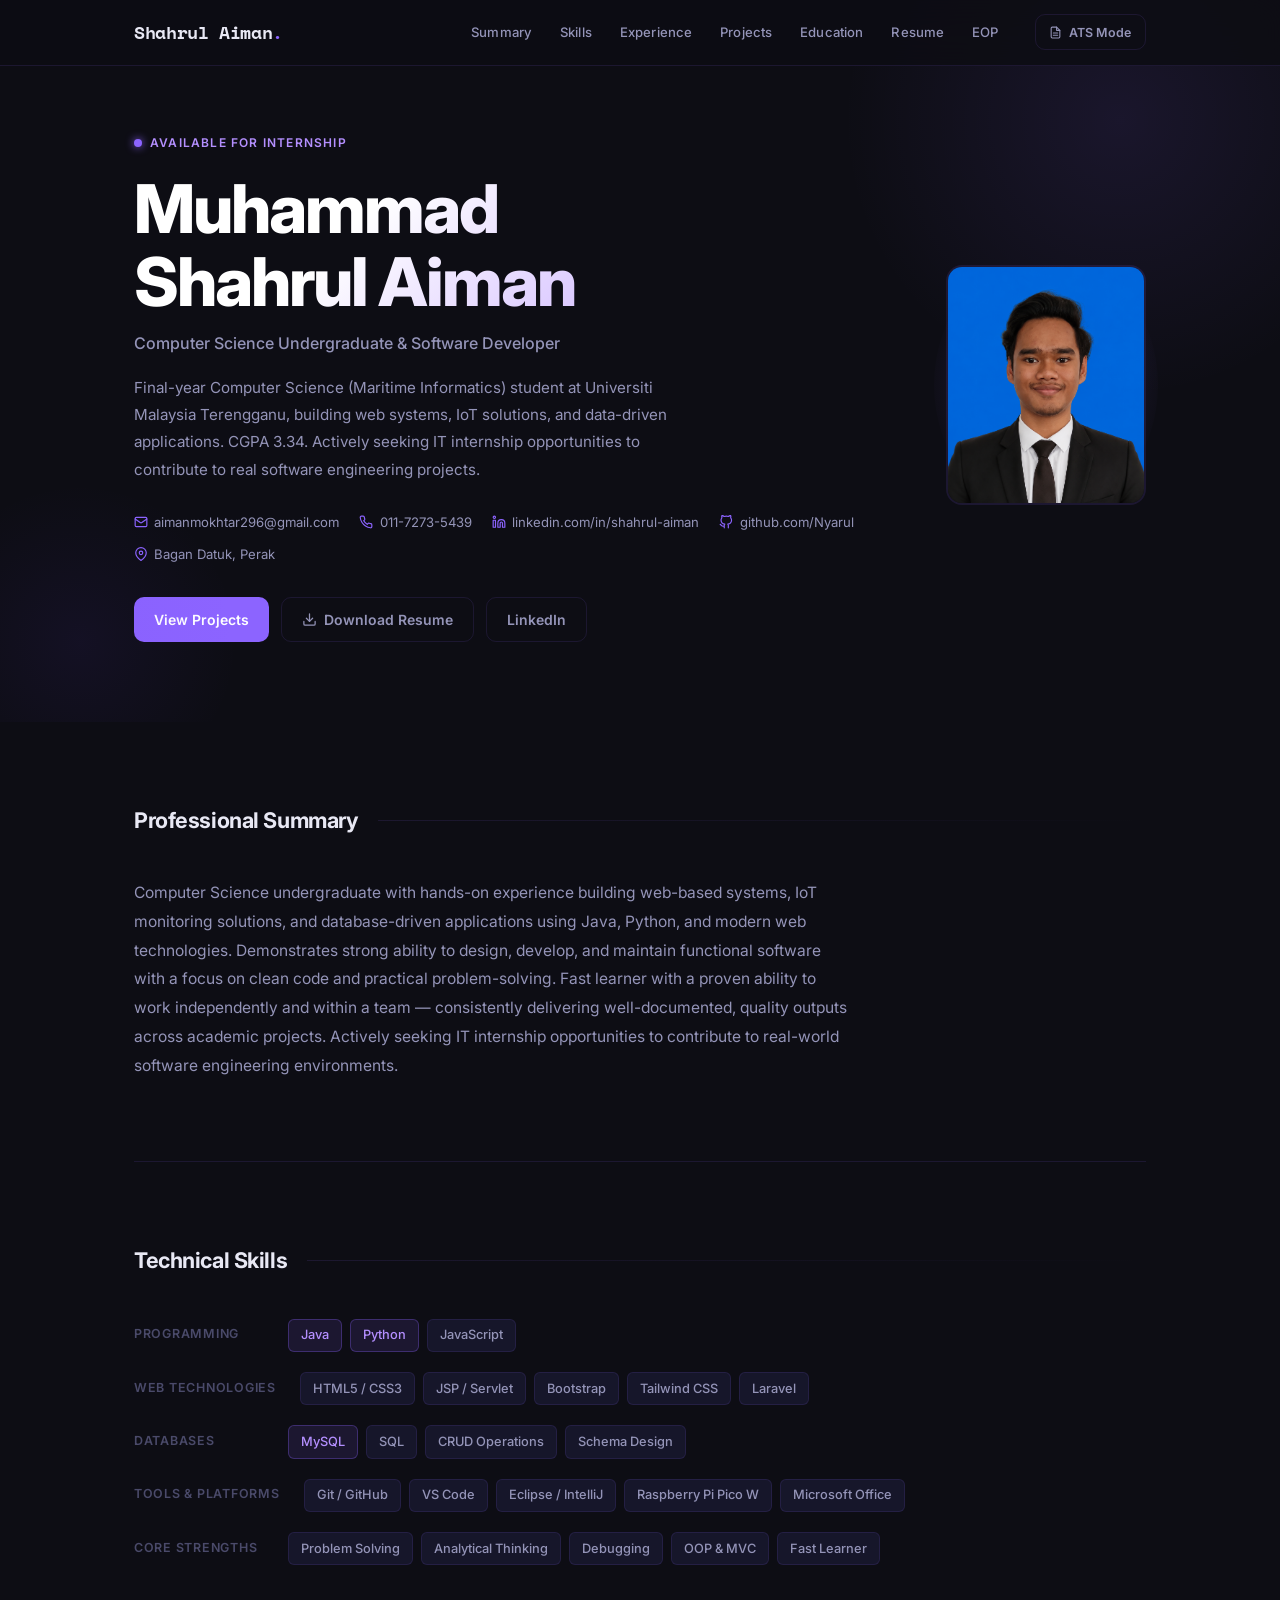
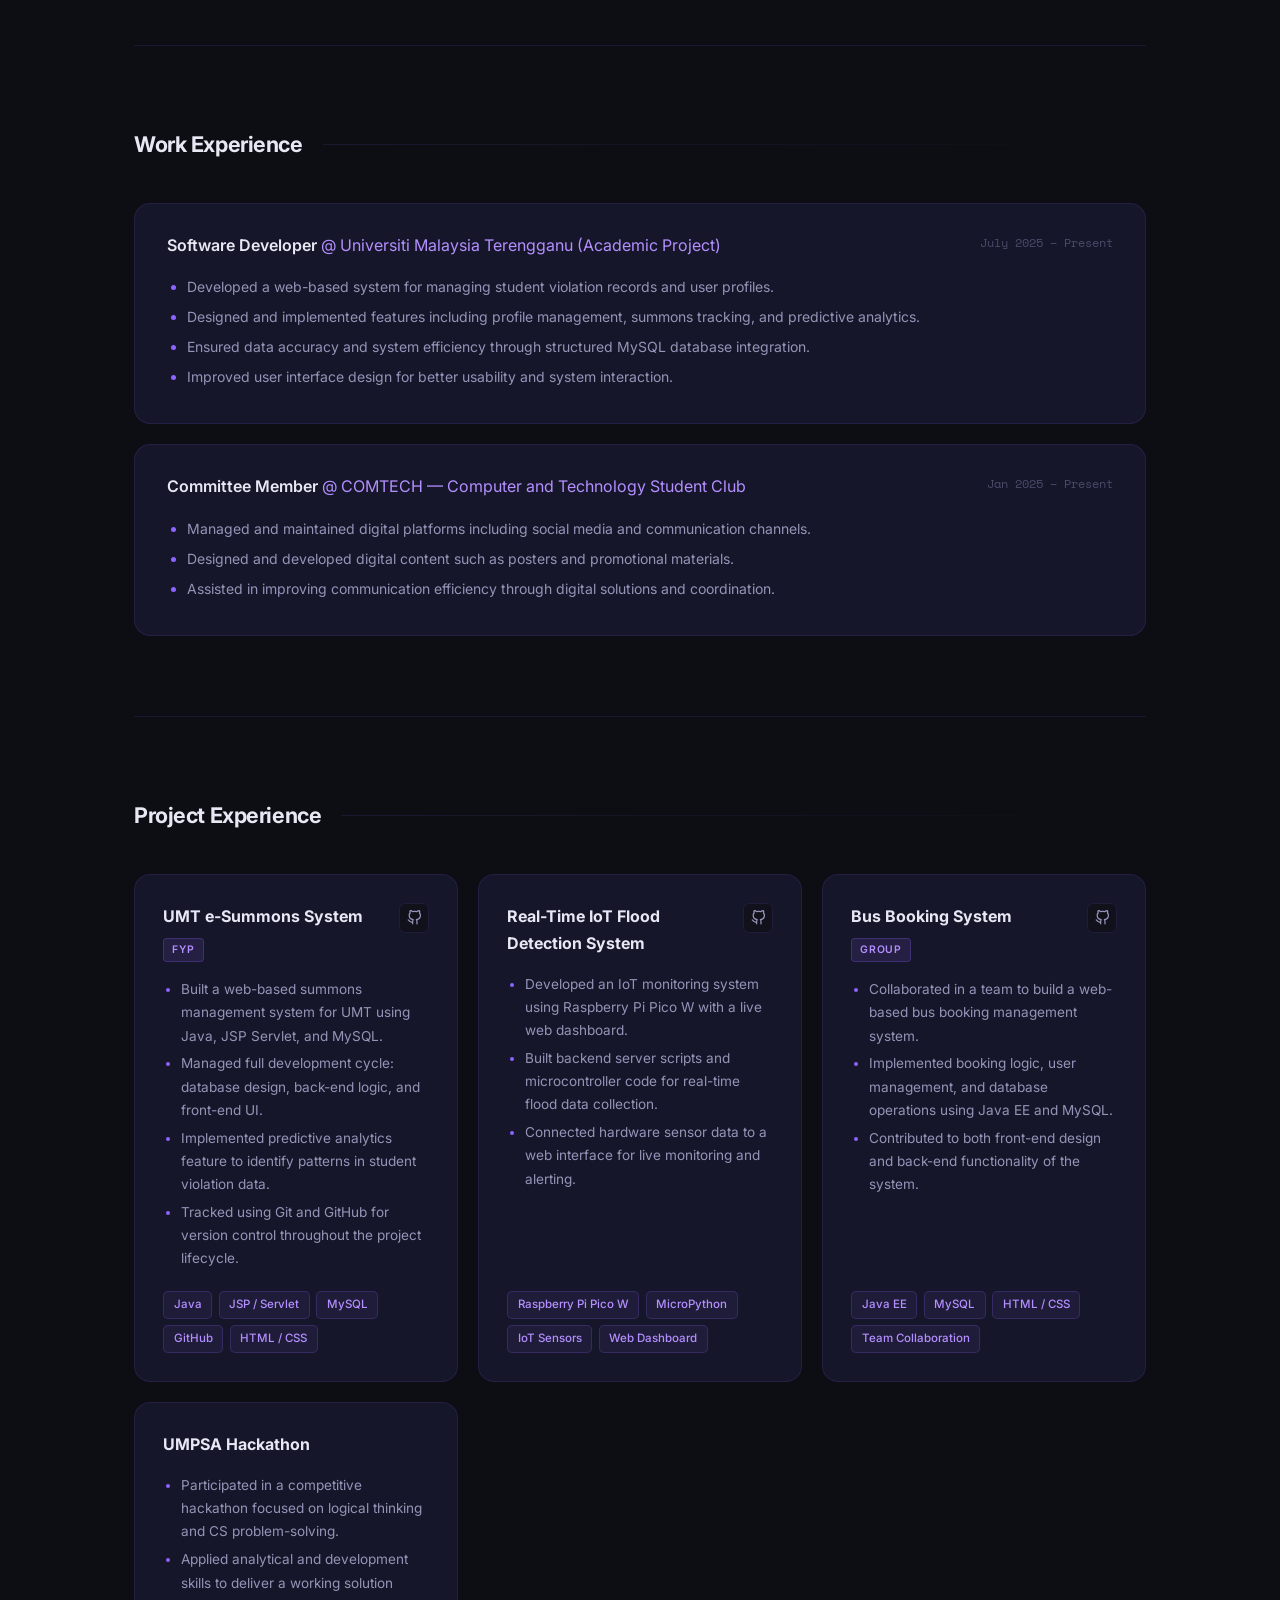
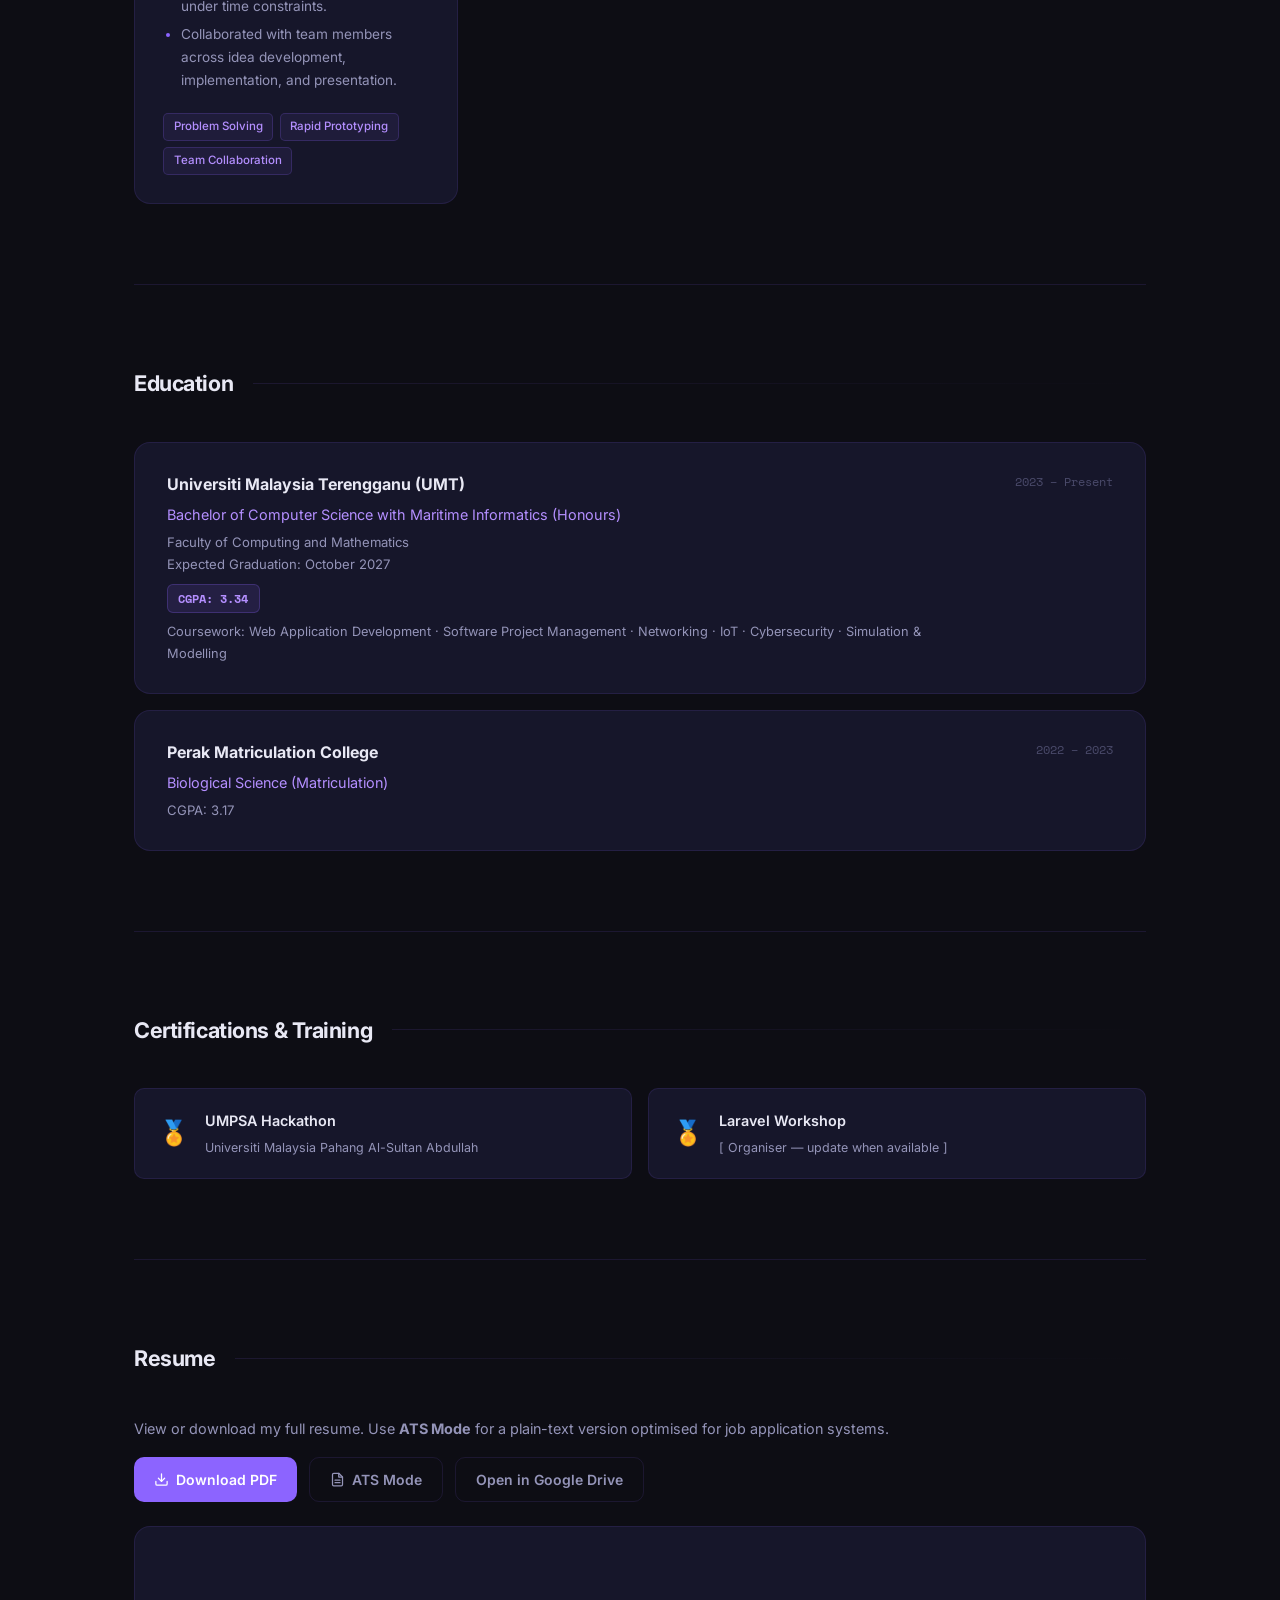
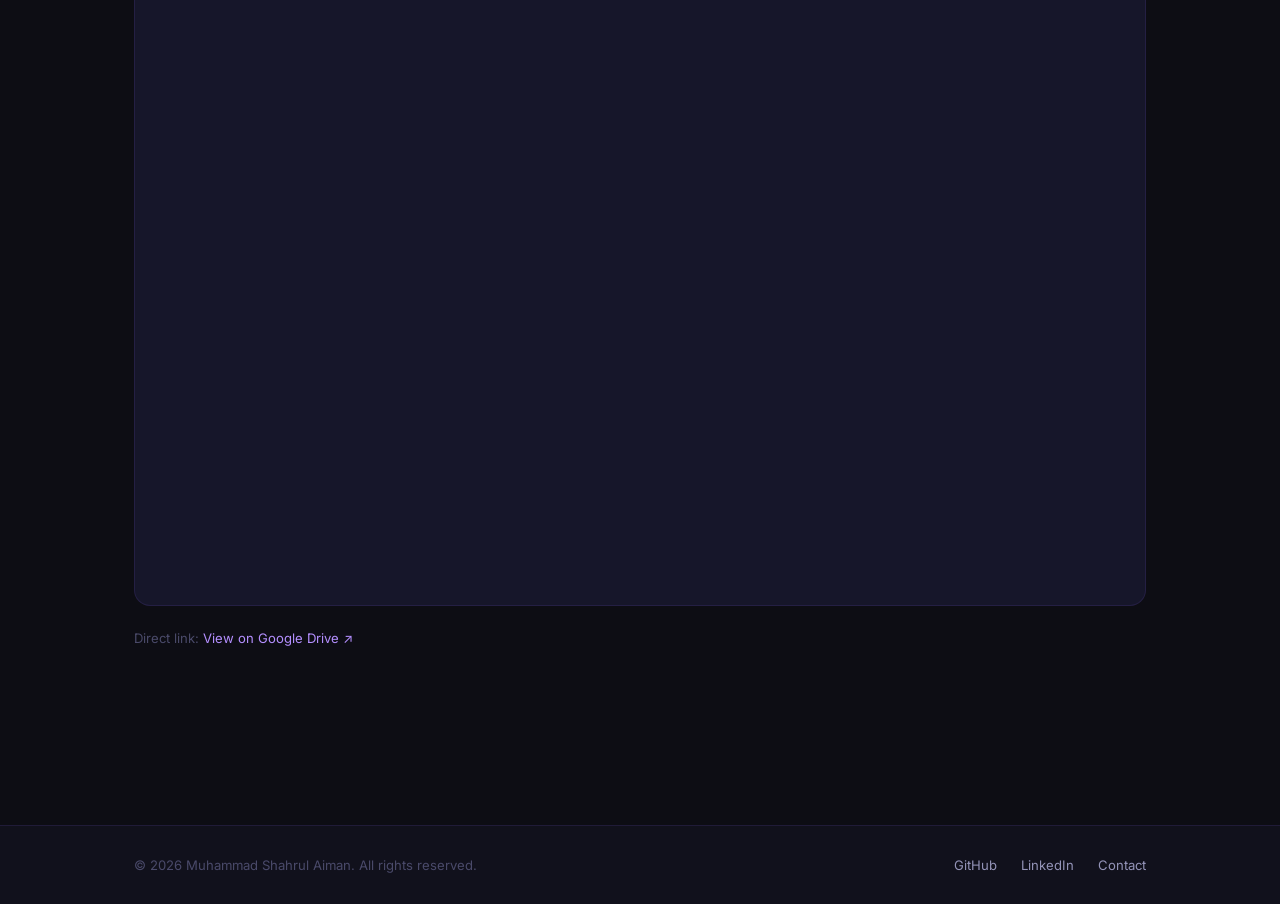
<file: index.html>
<!DOCTYPE html>
<html lang="en">
<head>
  <meta charset="UTF-8" />
  <meta name="viewport" content="width=device-width, initial-scale=1.0"/>

  <title>Muhammad Shahrul Aiman | Software Developer</title>
  <meta name="description" content="Portfolio of Muhammad Shahrul Aiman — Computer Science undergraduate at UMT specialising in web development, Java, and IoT systems. Actively seeking IT internship opportunities.">
  <meta name="author" content="Muhammad Shahrul Aiman Bin Mokhtar">
  <meta name="keywords" content="Shahrul Aiman, software developer, Java, computer science, UMT, portfolio, internship, web development">

  <meta property="og:type" content="website">
  <meta property="og:title" content="Muhammad Shahrul Aiman | Software Developer">
  <meta property="og:description" content="Computer Science undergraduate at Universiti Malaysia Terengganu — building clean, efficient digital solutions.">

  <link rel="preconnect" href="https://fonts.googleapis.com">
  <link rel="preconnect" href="https://fonts.gstatic.com" crossorigin>
  <link href="https://fonts.googleapis.com/css2?family=Inter:wght@400;500;600;700;800&family=Space+Mono:wght@400;700&display=swap" rel="stylesheet">

  <link rel="stylesheet" href="assets/css/style.css">
</head>
<body>

  <a href="#main-content" class="skip-link">Skip to main content</a>

  <!-- ── Navigation ── -->
  <header class="site-header" role="banner">
    <div class="container header-inner">
      <a href="#home" class="brand" aria-label="Shahrul Aiman — home">Shahrul Aiman<span class="brand-dot">.</span></a>

      <nav id="site-nav" class="site-nav" aria-label="Primary navigation">
        <a href="#summary">Summary</a>
        <a href="#skills">Skills</a>
        <a href="#experience">Experience</a>
        <a href="#projects">Projects</a>
        <a href="#education">Education</a>
        <a href="#resume">Resume</a>
        <a href="eop.html">EOP</a>

      </nav>

      <a href="ats.html" target="_blank" rel="noopener noreferrer" class="btn btn-outline btn-sm nav-ats-btn" aria-label="ATS Mode resume">
        <svg width="13" height="13" viewBox="0 0 24 24" fill="none" stroke="currentColor" stroke-width="2" stroke-linecap="round" stroke-linejoin="round" aria-hidden="true">
          <path d="M14 2H6a2 2 0 0 0-2 2v16a2 2 0 0 0 2 2h12a2 2 0 0 0 2-2V8z"/>
          <polyline points="14 2 14 8 20 8"/>
          <line x1="16" y1="13" x2="8" y2="13"/>
          <line x1="16" y1="17" x2="8" y2="17"/>
        </svg>
        ATS Mode
      </a>

      <button class="nav-toggle" id="nav-toggle" aria-controls="site-nav" aria-expanded="false" aria-label="Toggle navigation menu">
        <span></span><span></span><span></span>
      </button>
    </div>
  </header>

  <!-- ── Main ── -->
  <main id="main-content">

    <!-- ── Hero ── -->
    <section id="home" class="hero" aria-label="Profile header">
      <div class="container hero-grid">

        <div class="hero-copy">
          <p class="hero-eyebrow">Available for internship</p>
          <h1 class="hero-name">Muhammad<br>Shahrul Aiman</h1>
          <p class="hero-title">Computer Science Undergraduate &amp; Software Developer</p>
          <p class="hero-summary">
            Final-year Computer Science (Maritime Informatics) student at Universiti Malaysia Terengganu,
            building web systems, IoT solutions, and data-driven applications. CGPA 3.34.
            Actively seeking IT internship opportunities to contribute to real software engineering projects.
          </p>

          <div class="contact-row" role="list" aria-label="Contact information">
            <span class="contact-item" role="listitem">
              <svg class="contact-icon" viewBox="0 0 24 24" aria-hidden="true"><rect x="2" y="4" width="20" height="16" rx="2"/><path d="m2 7 8.5 6a2.5 2.5 0 0 0 3 0L22 7"/></svg>
              <a href="mailto:aimanmokhtar296@gmail.com">aimanmokhtar296@gmail.com</a>
            </span>
            <span class="contact-item" role="listitem">
              <svg class="contact-icon" viewBox="0 0 24 24" aria-hidden="true"><path d="M22 16.92v3a2 2 0 0 1-2.18 2 19.79 19.79 0 0 1-8.63-3.07 19.5 19.5 0 0 1-6-6 19.79 19.79 0 0 1-3.07-8.67A2 2 0 0 1 4.11 2h3a2 2 0 0 1 2 1.72 12.84 12.84 0 0 0 .7 2.81 2 2 0 0 1-.45 2.11L8.09 9.91a16 16 0 0 0 6 6l1.27-1.27a2 2 0 0 1 2.11-.45 12.84 12.84 0 0 0 2.81.7A2 2 0 0 1 22 16.92z"/></svg>
              <a href="tel:+601172735439">011-7273-5439</a>
            </span>
            <span class="contact-item" role="listitem">
              <svg class="contact-icon" viewBox="0 0 24 24" aria-hidden="true"><path d="M16 8a6 6 0 0 1 6 6v7h-4v-7a2 2 0 0 0-2-2 2 2 0 0 0-2 2v7h-4v-7a6 6 0 0 1 6-6z"/><rect x="2" y="9" width="4" height="12"/><circle cx="4" cy="4" r="2"/></svg>
              <a href="https://linkedin.com/in/shahrul-aiman" target="_blank" rel="noopener noreferrer">linkedin.com/in/shahrul-aiman</a>
            </span>
            <span class="contact-item" role="listitem">
              <svg class="contact-icon" viewBox="0 0 24 24" aria-hidden="true"><path d="M9 19c-5 1.5-5-2.5-7-3m14 6v-3.87a3.37 3.37 0 0 0-.94-2.61c3.14-.35 6.44-1.54 6.44-7A5.44 5.44 0 0 0 20 4.77 5.07 5.07 0 0 0 19.91 1S18.73.65 16 2.48a13.38 13.38 0 0 0-7 0C6.27.65 5.09 1 5.09 1A5.07 5.07 0 0 0 5 4.77a5.44 5.44 0 0 0-1.5 3.78c0 5.42 3.3 6.61 6.44 7A3.37 3.37 0 0 0 9 18.13V22"/></svg>
              <a href="https://github.com/Nyarul" target="_blank" rel="noopener noreferrer">github.com/Nyarul</a>
            </span>
            <span class="contact-item" role="listitem">
              <svg class="contact-icon" viewBox="0 0 24 24" aria-hidden="true"><path d="M21 10c0 7-9 13-9 13s-9-6-9-13a9 9 0 0 1 18 0z"/><circle cx="12" cy="10" r="3"/></svg>
              Bagan Datuk, Perak
            </span>
          </div>

          <div class="hero-actions">
            <a class="btn btn-primary" href="#projects">View Projects</a>
            <a class="btn btn-outline" href="assets/MyResume.pdf" download="Shahrul_Aiman_Resume.pdf" aria-label="Download resume PDF">
              <svg width="15" height="15" viewBox="0 0 24 24" fill="none" stroke="currentColor" stroke-width="2" stroke-linecap="round" stroke-linejoin="round" aria-hidden="true"><path d="M21 15v4a2 2 0 0 1-2 2H5a2 2 0 0 1-2-2v-4"/><polyline points="7 10 12 15 17 10"/><line x1="12" y1="15" x2="12" y2="3"/></svg>
              Download Resume
            </a>
            <a class="btn btn-outline" href="https://linkedin.com/in/shahrul-aiman" target="_blank" rel="noopener noreferrer">LinkedIn</a>
          </div>
        </div>

        <!-- Profile photo -->
        <div class="hero-photo-wrap">
          <div class="photo-glow"></div>
          <img
            src="assets/profile.jpg"
            alt="Professional portrait of Muhammad Shahrul Aiman"
            class="hero-photo"
            width="200" height="240"
            loading="eager"
            fetchpriority="high"
            onerror="this.style.display='none'; this.nextElementSibling.style.display='flex';"
          >
          <div class="photo-fallback" aria-hidden="true">MSA</div>
        </div>

      </div>
    </section>

    <!-- ── Sections ── -->
    <div class="main-content">
      <div class="container">

        <!-- Summary -->
        <section id="summary" class="section" aria-labelledby="summary-heading">
          <div class="section-header">
            <h2 id="summary-heading" class="section-title">Professional Summary</h2>
            <div class="section-line" aria-hidden="true"></div>
          </div>
          <p class="summary-text">
            Computer Science undergraduate with hands-on experience building web-based systems,
            IoT monitoring solutions, and database-driven applications using Java, Python, and modern
            web technologies. Demonstrates strong ability to design, develop, and maintain functional
            software with a focus on clean code and practical problem-solving. Fast learner with a
            proven ability to work independently and within a team — consistently delivering
            well-documented, quality outputs across academic projects. Actively seeking IT internship
            opportunities to contribute to real-world software engineering environments.
          </p>
        </section>

        <!-- Skills -->
        <section id="skills" class="section" aria-labelledby="skills-heading">
          <div class="section-header">
            <h2 id="skills-heading" class="section-title">Technical Skills</h2>
            <div class="section-line" aria-hidden="true"></div>
          </div>
          <div class="skills-groups">

            <div class="skill-group">
              <span class="skill-group-label">Programming</span>
              <div class="skill-tags" role="list">
                <span class="skill-tag highlight" role="listitem">Java</span>
                <span class="skill-tag highlight" role="listitem">Python</span>
                <span class="skill-tag" role="listitem">JavaScript</span>
              </div>
            </div>

            <div class="skill-group">
              <span class="skill-group-label">Web Technologies</span>
              <div class="skill-tags" role="list">
                <span class="skill-tag" role="listitem">HTML5 / CSS3</span>
                <span class="skill-tag" role="listitem">JSP / Servlet</span>
                <span class="skill-tag" role="listitem">Bootstrap</span>
                <span class="skill-tag" role="listitem">Tailwind CSS</span>
                <span class="skill-tag" role="listitem">Laravel</span>
              </div>
            </div>

            <div class="skill-group">
              <span class="skill-group-label">Databases</span>
              <div class="skill-tags" role="list">
                <span class="skill-tag highlight" role="listitem">MySQL</span>
                <span class="skill-tag" role="listitem">SQL</span>
                <span class="skill-tag" role="listitem">CRUD Operations</span>
                <span class="skill-tag" role="listitem">Schema Design</span>
              </div>
            </div>

            <div class="skill-group">
              <span class="skill-group-label">Tools &amp; Platforms</span>
              <div class="skill-tags" role="list">
                <span class="skill-tag" role="listitem">Git / GitHub</span>
                <span class="skill-tag" role="listitem">VS Code</span>
                <span class="skill-tag" role="listitem">Eclipse / IntelliJ</span>
                <span class="skill-tag" role="listitem">Raspberry Pi Pico W</span>
                <span class="skill-tag" role="listitem">Microsoft Office</span>
              </div>
            </div>

            <div class="skill-group">
              <span class="skill-group-label">Core Strengths</span>
              <div class="skill-tags" role="list">
                <span class="skill-tag" role="listitem">Problem Solving</span>
                <span class="skill-tag" role="listitem">Analytical Thinking</span>
                <span class="skill-tag" role="listitem">Debugging</span>
                <span class="skill-tag" role="listitem">OOP &amp; MVC</span>
                <span class="skill-tag" role="listitem">Fast Learner</span>
              </div>
            </div>

          </div>
        </section>

        <!-- Experience -->
        <section id="experience" class="section" aria-labelledby="experience-heading">
          <div class="section-header">
            <h2 id="experience-heading" class="section-title">Work Experience</h2>
            <div class="section-line" aria-hidden="true"></div>
          </div>
          <div class="timeline">

            <article class="timeline-item">
              <div class="timeline-header">
                <div>
                  <h3 class="timeline-title">Software Developer <span class="timeline-company">@ Universiti Malaysia Terengganu (Academic Project)</span></h3>
                </div>
                <span class="timeline-date">July 2025 – Present</span>
              </div>
              <div class="timeline-body">
                <ul>
                  <li>Developed a web-based system for managing student violation records and user profiles.</li>
                  <li>Designed and implemented features including profile management, summons tracking, and predictive analytics.</li>
                  <li>Ensured data accuracy and system efficiency through structured MySQL database integration.</li>
                  <li>Improved user interface design for better usability and system interaction.</li>
                </ul>
              </div>
            </article>

            <article class="timeline-item">
              <div class="timeline-header">
                <div>
                  <h3 class="timeline-title">Committee Member <span class="timeline-company">@ COMTECH — Computer and Technology Student Club</span></h3>
                </div>
                <span class="timeline-date">Jan 2025 – Present</span>
              </div>
              <div class="timeline-body">
                <ul>
                  <li>Managed and maintained digital platforms including social media and communication channels.</li>
                  <li>Designed and developed digital content such as posters and promotional materials.</li>
                  <li>Assisted in improving communication efficiency through digital solutions and coordination.</li>
                </ul>
              </div>
            </article>

          </div>
        </section>

        <!-- Projects -->
        <section id="projects" class="section" aria-labelledby="projects-heading">
          <div class="section-header">
            <h2 id="projects-heading" class="section-title">Project Experience</h2>
            <div class="section-line" aria-hidden="true"></div>
          </div>
          <div class="project-grid">

            <article class="project-card" aria-label="UMT e-Summons System">
              <div class="project-card-header">
                <h3 class="project-title">UMT e-Summons System <span class="project-badge">FYP</span></h3>
                <div class="project-links">
                  <a href="https://github.com/yourname" target="_blank" rel="noopener noreferrer" class="project-link-btn" aria-label="GitHub">
                    <svg viewBox="0 0 24 24" fill="none" stroke="currentColor" stroke-width="2" stroke-linecap="round" stroke-linejoin="round" aria-hidden="true"><path d="M9 19c-5 1.5-5-2.5-7-3m14 6v-3.87a3.37 3.37 0 0 0-.94-2.61c3.14-.35 6.44-1.54 6.44-7A5.44 5.44 0 0 0 20 4.77 5.07 5.07 0 0 0 19.91 1S18.73.65 16 2.48a13.38 13.38 0 0 0-7 0C6.27.65 5.09 1 5.09 1A5.07 5.07 0 0 0 5 4.77a5.44 5.44 0 0 0-1.5 3.78c0 5.42 3.3 6.61 6.44 7A3.37 3.37 0 0 0 9 18.13V22"/></svg>
                  </a>
                </div>
              </div>
              <div class="project-desc">
                <ul>
                  <li>Built a web-based summons management system for UMT using Java, JSP Servlet, and MySQL.</li>
                  <li>Managed full development cycle: database design, back-end logic, and front-end UI.</li>
                  <li>Implemented predictive analytics feature to identify patterns in student violation data.</li>
                  <li>Tracked using Git and GitHub for version control throughout the project lifecycle.</li>
                </ul>
              </div>
              <div class="project-tech">
                <span class="tech-badge">Java</span>
                <span class="tech-badge">JSP / Servlet</span>
                <span class="tech-badge">MySQL</span>
                <span class="tech-badge">GitHub</span>
                <span class="tech-badge">HTML / CSS</span>
              </div>
            </article>

            <article class="project-card" aria-label="Real-Time IoT Flood Detection System">
              <div class="project-card-header">
                <h3 class="project-title">Real-Time IoT Flood Detection System</h3>
                <div class="project-links">
                  <a href="https://github.com/yourname" target="_blank" rel="noopener noreferrer" class="project-link-btn" aria-label="GitHub">
                    <svg viewBox="0 0 24 24" fill="none" stroke="currentColor" stroke-width="2" stroke-linecap="round" stroke-linejoin="round" aria-hidden="true"><path d="M9 19c-5 1.5-5-2.5-7-3m14 6v-3.87a3.37 3.37 0 0 0-.94-2.61c3.14-.35 6.44-1.54 6.44-7A5.44 5.44 0 0 0 20 4.77 5.07 5.07 0 0 0 19.91 1S18.73.65 16 2.48a13.38 13.38 0 0 0-7 0C6.27.65 5.09 1 5.09 1A5.07 5.07 0 0 0 5 4.77a5.44 5.44 0 0 0-1.5 3.78c0 5.42 3.3 6.61 6.44 7A3.37 3.37 0 0 0 9 18.13V22"/></svg>
                  </a>
                </div>
              </div>
              <div class="project-desc">
                <ul>
                  <li>Developed an IoT monitoring system using Raspberry Pi Pico W with a live web dashboard.</li>
                  <li>Built backend server scripts and microcontroller code for real-time flood data collection.</li>
                  <li>Connected hardware sensor data to a web interface for live monitoring and alerting.</li>
                </ul>
              </div>
              <div class="project-tech">
                <span class="tech-badge">Raspberry Pi Pico W</span>
                <span class="tech-badge">MicroPython</span>
                <span class="tech-badge">IoT Sensors</span>
                <span class="tech-badge">Web Dashboard</span>
              </div>
            </article>

            <article class="project-card" aria-label="Bus Booking System">
              <div class="project-card-header">
                <h3 class="project-title">Bus Booking System <span class="project-badge">Group</span></h3>
                <div class="project-links">
                  <a href="https://github.com/yourname" target="_blank" rel="noopener noreferrer" class="project-link-btn" aria-label="GitHub">
                    <svg viewBox="0 0 24 24" fill="none" stroke="currentColor" stroke-width="2" stroke-linecap="round" stroke-linejoin="round" aria-hidden="true"><path d="M9 19c-5 1.5-5-2.5-7-3m14 6v-3.87a3.37 3.37 0 0 0-.94-2.61c3.14-.35 6.44-1.54 6.44-7A5.44 5.44 0 0 0 20 4.77 5.07 5.07 0 0 0 19.91 1S18.73.65 16 2.48a13.38 13.38 0 0 0-7 0C6.27.65 5.09 1 5.09 1A5.07 5.07 0 0 0 5 4.77a5.44 5.44 0 0 0-1.5 3.78c0 5.42 3.3 6.61 6.44 7A3.37 3.37 0 0 0 9 18.13V22"/></svg>
                  </a>
                </div>
              </div>
              <div class="project-desc">
                <ul>
                  <li>Collaborated in a team to build a web-based bus booking management system.</li>
                  <li>Implemented booking logic, user management, and database operations using Java EE and MySQL.</li>
                  <li>Contributed to both front-end design and back-end functionality of the system.</li>
                </ul>
              </div>
              <div class="project-tech">
                <span class="tech-badge">Java EE</span>
                <span class="tech-badge">MySQL</span>
                <span class="tech-badge">HTML / CSS</span>
                <span class="tech-badge">Team Collaboration</span>
              </div>
            </article>

            <article class="project-card" aria-label="UMPSA Hackathon">
              <div class="project-card-header">
                <h3 class="project-title">UMPSA Hackathon</h3>
              </div>
              <div class="project-desc">
                <ul>
                  <li>Participated in a competitive hackathon focused on logical thinking and CS problem-solving.</li>
                  <li>Applied analytical and development skills to deliver a working solution under time constraints.</li>
                  <li>Collaborated with team members across idea development, implementation, and presentation.</li>
                </ul>
              </div>
              <div class="project-tech">
                <span class="tech-badge">Problem Solving</span>
                <span class="tech-badge">Rapid Prototyping</span>
                <span class="tech-badge">Team Collaboration</span>
              </div>
            </article>

          </div>
        </section>

        <!-- Education -->
        <section id="education" class="section" aria-labelledby="education-heading">
          <div class="section-header">
            <h2 id="education-heading" class="section-title">Education</h2>
            <div class="section-line" aria-hidden="true"></div>
          </div>
          <div class="education-list">

            <article class="edu-item">
              <div class="edu-body">
                <h3 class="edu-institution">Universiti Malaysia Terengganu (UMT)</h3>
                <p class="edu-degree">Bachelor of Computer Science with Maritime Informatics (Honours)</p>
                <p class="edu-detail">Faculty of Computing and Mathematics</p>
                <p class="edu-detail">Expected Graduation: October 2027</p>
                <span class="edu-gpa">CGPA: 3.34</span>
                <p class="edu-detail" style="margin-top:0.5rem; font-size:0.8rem;">
                  Coursework: Web Application Development · Software Project Management · Networking · IoT · Cybersecurity · Simulation &amp; Modelling
                </p>
              </div>
              <span class="edu-date">2023 – Present</span>
            </article>

            <article class="edu-item">
              <div class="edu-body">
                <h3 class="edu-institution">Perak Matriculation College</h3>
                <p class="edu-degree">Biological Science (Matriculation)</p>
                <p class="edu-detail">CGPA: 3.17</p>
              </div>
              <span class="edu-date">2022 – 2023</span>
            </article>

          </div>
        </section>

        <!-- Certifications -->
        <section id="certifications" class="section" aria-labelledby="cert-heading">
          <div class="section-header">
            <h2 id="cert-heading" class="section-title">Certifications &amp; Training</h2>
            <div class="section-line" aria-hidden="true"></div>
          </div>
          <div class="cert-grid">
            <div class="cert-card">
              <div class="cert-icon">🏅</div>
              <div>
                <p class="cert-name">UMPSA Hackathon</p>
                <p class="cert-issuer">Universiti Malaysia Pahang Al-Sultan Abdullah</p>
              </div>
            </div>
            <div class="cert-card">
              <div class="cert-icon">🏅</div>
              <div>
                <p class="cert-name">Laravel Workshop</p>
                <p class="cert-issuer">[ Organiser — update when available ]</p>
              </div>
            </div>
          </div>
        </section>

        <!-- Resume -->
        <section id="resume" class="section" aria-labelledby="resume-heading">
          <div class="section-header">
            <h2 id="resume-heading" class="section-title">Resume</h2>
            <div class="section-line" aria-hidden="true"></div>
          </div>
          <div class="resume-cta">
            <p class="resume-cta-text">
              View or download my full resume. Use <strong>ATS Mode</strong> for a plain-text version optimised for job application systems.
            </p>
            <div class="resume-actions">
              <a class="btn btn-primary" href="assets/MyResume.pdf" download="assets/MyResume.pdf" aria-label="Download resume PDF">
                <svg width="15" height="15" viewBox=" 0 0 24 24" fill="none" stroke="currentColor" stroke-width="2" stroke-linecap="round" stroke-linejoin="round" aria-hidden="true"><path d="M21 15v4a2 2 0 0 1-2 2H5a2 2 0 0 1-2-2v-4"/><polyline points="7 10 12 15 17 10"/><line x1="12" y1="15" x2="12" y2="3"/></svg>
                Download PDF
              </a>
              <a class="btn btn-outline" href="ats.html" target="_blank" rel="noopener noreferrer">
                <svg width="15" height="15" viewBox="0 0 24 24" fill="none" stroke="currentColor" stroke-width="2" stroke-linecap="round" stroke-linejoin="round" aria-hidden="true"><path d="M14 2H6a2 2 0 0 0-2 2v16a2 2 0 0 0 2 2h12a2 2 0 0 0 2-2V8z"/><polyline points="14 2 14 8 20 8"/><line x1="16" y1="13" x2="8" y2="13"/><line x1="16" y1="17" x2="8" y2="17"/></svg>
                ATS Mode
              </a>
              <a class="btn btn-outline" href="https://drive.google.com/file/d/1K6Va2RLdda_ltgie_B5tgg5b3NjAMkmJ/view?usp=sharing" target="_blank" rel="noopener noreferrer">
                Open in Google Drive
              </a>
            </div>
          </div>
          <iframe
            class="resume-preview"
            src="https://drive.google.com/file/d/1K6Va2RLdda_ltgie_B5tgg5b3NjAMkmJ/preview"
            title="Muhammad Shahrul Aiman resume PDF preview"
            loading="lazy"
            aria-label="Resume preview"
          ></iframe>
          <p class="resume-fallback">
            Direct link: <a href="https://drive.google.com/file/d/1K6Va2RLdda_ltgie_B5tgg5b3NjAMkmJ/view?usp=sharing" target="_blank" rel="noopener noreferrer">View on Google Drive ↗</a>
          </p>
        </section>

      </div>
    </div>
  </main>

  <!-- ── Footer ── -->
  <footer class="site-footer" role="contentinfo">
    <div class="container footer-inner">
      <p class="footer-copy">&copy; <span id="year"></span> Muhammad Shahrul Aiman. All rights reserved.</p>
      <nav class="footer-links" aria-label="Footer links">
        <a href="https://github.com/Nyarul" target="_blank" rel="noopener noreferrer">GitHub</a>
        <a href="https://linkedin.com/in/shahrul-aiman" target="_blank" rel="noopener noreferrer">LinkedIn</a>
        <a href="mailto:aimanmokhtar296@gmail.com">Contact</a>
      </nav>
    </div>
  </footer>

  <script>
    document.getElementById('year').textContent = new Date().getFullYear();

    const navToggle = document.getElementById('nav-toggle');
    const siteNav  = document.getElementById('site-nav');
    navToggle.addEventListener('click', () => {
      const isOpen = siteNav.classList.toggle('open');
      navToggle.setAttribute('aria-expanded', String(isOpen));
    });
    siteNav.querySelectorAll('a').forEach(link => {
      link.addEventListener('click', () => {
        siteNav.classList.remove('open');
        navToggle.setAttribute('aria-expanded', 'false');
      });
    });
    window.addEventListener('resize', () => {
      if (window.innerWidth > 900) {
        siteNav.classList.remove('open');
        navToggle.setAttribute('aria-expanded', 'false');
      }
    });

    const sections = document.querySelectorAll('section[id]');
    const navLinks = document.querySelectorAll('.site-nav a[href^="#"]');
    const sectionObserver = new IntersectionObserver(entries => {
      entries.forEach(entry => {
        if (entry.isIntersecting) {
          navLinks.forEach(l => l.classList.toggle('active', l.getAttribute('href') === '#' + entry.target.id));
        }
      });
    }, { rootMargin: '-30% 0px -60% 0px', threshold: 0 });
    sections.forEach(s => sectionObserver.observe(s));

    const fadeObserver = new IntersectionObserver(entries => {
      entries.forEach(entry => {
        if (entry.isIntersecting) { entry.target.classList.add('visible'); fadeObserver.unobserve(entry.target); }
      });
    }, { threshold: 0.08, rootMargin: '0px 0px -40px 0px' });
    document.querySelectorAll('.section').forEach(el => fadeObserver.observe(el));
  </script>
</body>
</html>
</file>
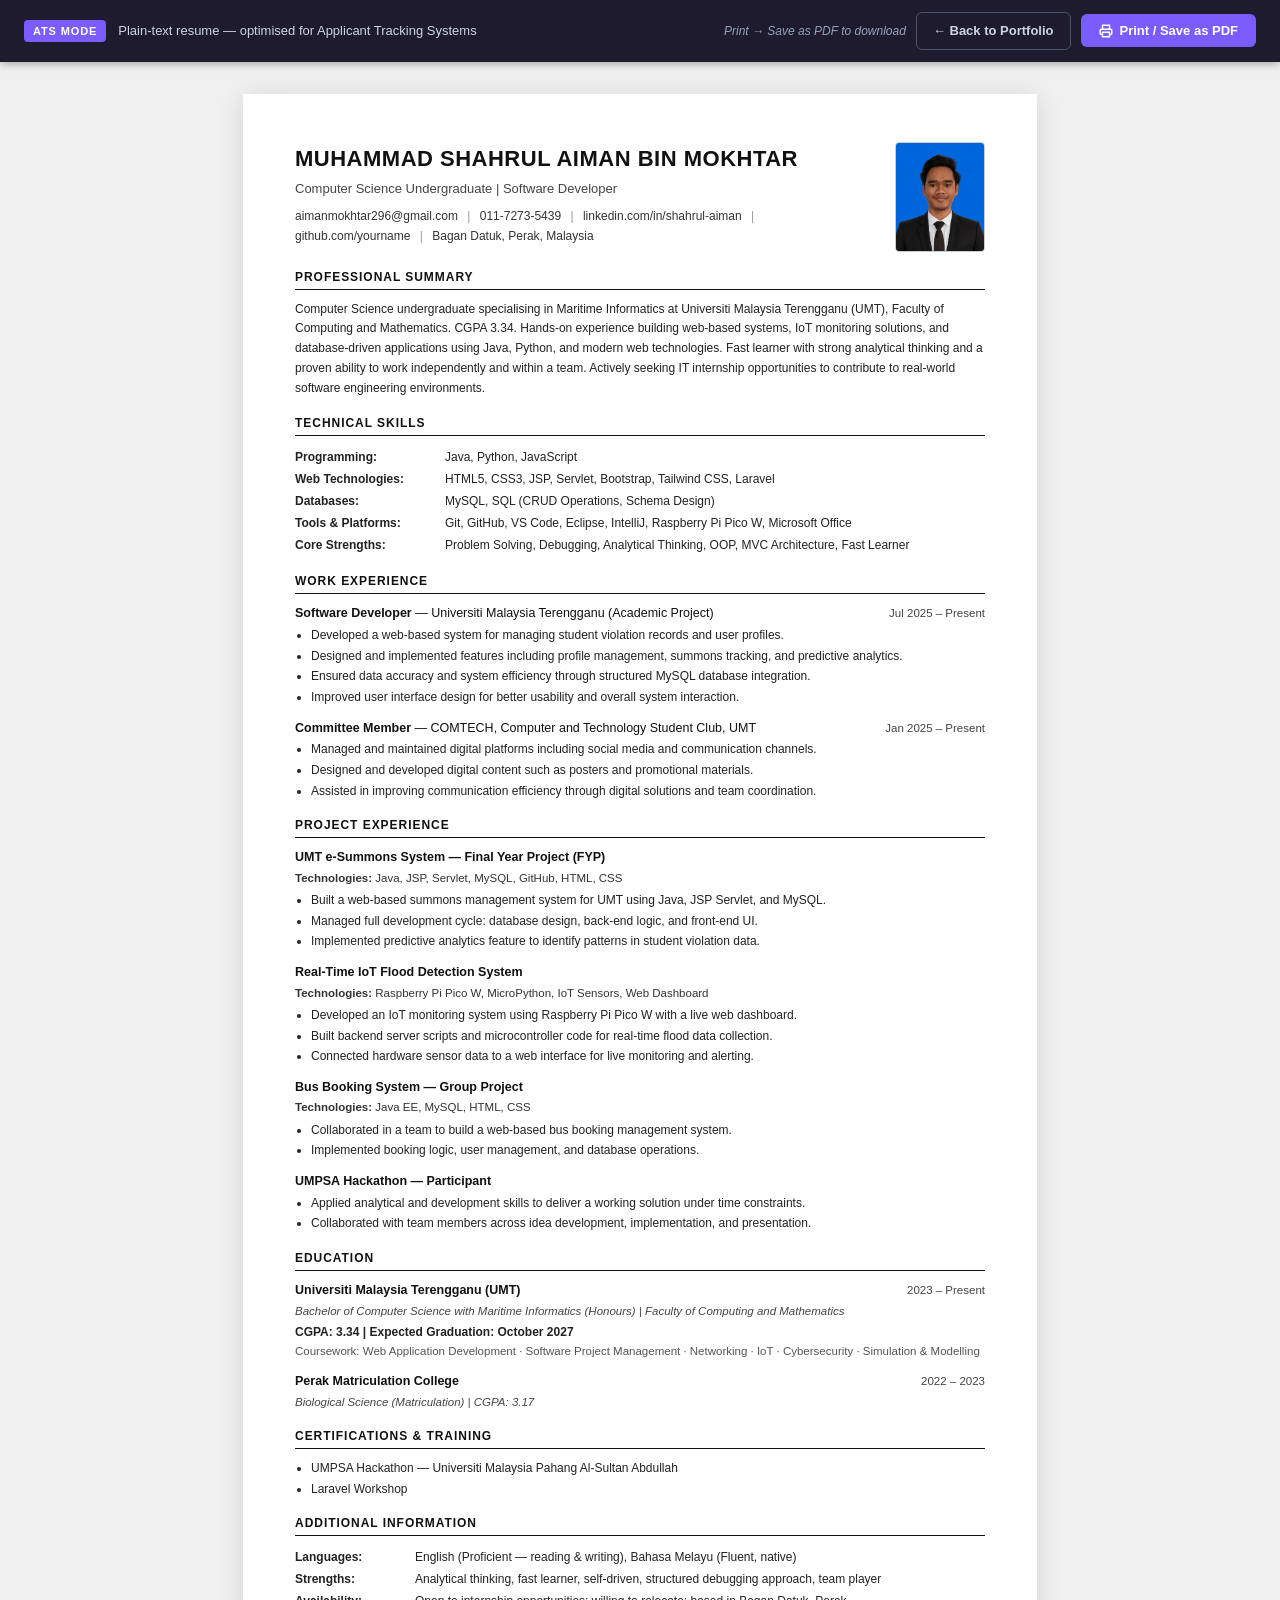
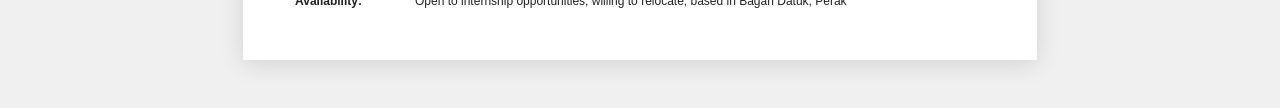
<file: ats.html>
<!DOCTYPE html>
<html lang="en">
<head>
  <meta charset="UTF-8">
  <meta name="viewport" content="width=device-width, initial-scale=1.0">
  <title>Muhammad Shahrul Aiman — ATS Resume</title>
  <meta name="robots" content="noindex">
  <style>
    * { box-sizing: border-box; margin: 0; padding: 0; }

    body {
      font-family: Arial, Helvetica, sans-serif;
      background: #f0f0f0;
      color: #111;
      font-size: 14px;
      line-height: 1.5;
    }

    /* ── Toolbar ── */
    .ats-toolbar {
      position: sticky; top: 0; z-index: 100;
      background: #1e1b2e;
      color: #f8fafc;
      padding: 12px 24px;
      display: flex; align-items: center; justify-content: space-between;
      gap: 16px; flex-wrap: wrap;
      box-shadow: 0 2px 8px rgba(0,0,0,0.3);
    }
    .toolbar-info { display: flex; align-items: center; gap: 12px; }
    .ats-badge {
      background: #7b5cff; color: #fff;
      font-size: 11px; font-weight: 700; letter-spacing: 0.08em;
      padding: 3px 9px; border-radius: 4px; text-transform: uppercase;
    }
    .toolbar-label { font-size: 13px; color: #cbd5e1; }
    .toolbar-hint  { font-size: 12px; color: #94a3b8; font-style: italic; }
    .toolbar-actions { display: flex; gap: 10px; align-items: center; flex-wrap: wrap; }

    .btn-print {
      display: inline-flex; align-items: center; gap: 7px;
      background: #7b5cff; color: #fff; border: none;
      padding: 9px 18px; border-radius: 6px;
      font-size: 13px; font-weight: 700; cursor: pointer;
      font-family: Arial, sans-serif; transition: background 150ms;
      text-decoration: none;
    }
    .btn-print:hover { background: #6e40f5; color: #fff; }

    .btn-back {
      display: inline-flex; align-items: center; gap: 7px;
      background: transparent; color: #cbd5e1;
      border: 1px solid #475569;
      padding: 8px 16px; border-radius: 6px;
      font-size: 13px; font-weight: 600; cursor: pointer;
      font-family: Arial, sans-serif; transition: all 150ms;
      text-decoration: none;
    }
    .btn-back:hover { background: #334155; color: #f8fafc; }

    /* ── Paper ── */
    .page-wrap { padding: 32px 16px 48px; }

    .resume-page {
      width: 794px; max-width: 100%;
      margin: 0 auto; background: #fff;
      padding: 48px 52px;
      box-shadow: 0 4px 24px rgba(0,0,0,0.12);
    }

    /* ── Header ── */
    .r-header {
      display: flex;
      justify-content: space-between;
      align-items: flex-start;
      gap: 20px;
      margin-bottom: 2px;
    }
    .r-header-left { flex: 1; }

    .r-name {
      font-size: 22px; font-weight: 700;
      letter-spacing: 0.5px; color: #111;
      margin-bottom: 4px;
    }
    .r-title { font-size: 13px; color: #444; margin-bottom: 8px; }
    .r-contact { font-size: 12px; color: #333; line-height: 1.7; }
    .r-contact a { color: #333; text-decoration: none; }
    .r-sep { color: #999; margin: 0 6px; }

    /* Profile photo */
    .r-photo {
      width: 90px; height: 110px;
      object-fit: cover;
      border: 1.5px solid #ccc;
      border-radius: 4px;
      flex-shrink: 0;
    }
    .r-photo-fallback {
      display: none;
      width: 90px; height: 110px;
      background: #f0eeff;
      border: 1.5px solid #ccc;
      border-radius: 4px;
      align-items: center; justify-content: center;
      font-size: 1rem; font-weight: 700; color: #7b5cff;
      flex-shrink: 0;
    }

    /* ── Sections ── */
    .r-section { margin-top: 16px; }
    .r-section-title {
      font-size: 12px; font-weight: 700;
      text-transform: uppercase; letter-spacing: 0.08em;
      color: #111; border-bottom: 1px solid #111;
      padding-bottom: 3px; margin-bottom: 10px;
    }

    .r-para { font-size: 12px; color: #222; line-height: 1.65; }

    /* Skills table */
    .r-skills-table { width: 100%; border-collapse: collapse; }
    .r-skills-table td { font-size: 12px; color: #222; padding: 2px 0; vertical-align: top; }
    .r-skills-table td:first-child { font-weight: 700; width: 150px; padding-right: 8px; white-space: nowrap; }

    /* Entries */
    .r-entry { margin-bottom: 12px; }
    .r-entry:last-child { margin-bottom: 0; }

    .r-entry-header {
      display: flex; justify-content: space-between;
      align-items: baseline; gap: 8px; margin-bottom: 3px;
    }
    .r-entry-title   { font-size: 12.5px; font-weight: 700; color: #111; }
    .r-entry-company { font-weight: 400; }
    .r-entry-date    { font-size: 11.5px; color: #444; white-space: nowrap; flex-shrink: 0; }
    .r-entry-sub     { font-size: 11.5px; color: #444; margin-bottom: 3px; font-style: italic; }
    .r-entry-tech    { font-size: 11.5px; color: #333; margin-bottom: 4px; }
    .r-entry-tech span { font-weight: 700; }

    .r-ul { padding-left: 16px; list-style: disc; }
    .r-ul li { font-size: 12px; color: #222; margin-bottom: 2px; line-height: 1.55; }

    .r-gpa { font-size: 12px; font-weight: 700; color: #222; }

    /* Additional table */
    .r-additional-table { width: 100%; border-collapse: collapse; }
    .r-additional-table td { font-size: 12px; color: #222; padding: 2px 0; vertical-align: top; }
    .r-additional-table td:first-child { font-weight: 700; width: 120px; padding-right: 8px; white-space: nowrap; }

    /* ── Print ── */
    @media print {
      body { background: white; }
      .ats-toolbar { display: none !important; }
      .page-wrap { padding: 0; }
      .resume-page { width: 100%; max-width: 100%; margin: 0; padding: 18mm 18mm; box-shadow: none; }
      @page { size: A4; margin: 0; }
    }

    /* ── Mobile ── */
    @media (max-width: 640px) {
      .toolbar-hint { display: none; }
      .ats-toolbar { padding: 10px 16px; }
      .resume-page { padding: 28px 20px; }
      .r-photo { width: 70px; height: 86px; }
    }
  </style>
</head>
<body>

  <!-- Toolbar -->
  <div class="ats-toolbar" role="toolbar" aria-label="ATS resume actions">
    <div class="toolbar-info">
      <span class="ats-badge">ATS Mode</span>
      <span class="toolbar-label">Plain-text resume — optimised for Applicant Tracking Systems</span>
    </div>
    <div class="toolbar-actions">
      <span class="toolbar-hint">Print → Save as PDF to download</span>
      <a href="index.html" class="btn-back" aria-label="Back to portfolio">← Back to Portfolio</a>
      <button class="btn-print" onclick="window.print()" aria-label="Print or save as PDF">
        <svg width="14" height="14" viewBox="0 0 24 24" fill="none" stroke="currentColor" stroke-width="2.5" stroke-linecap="round" stroke-linejoin="round" aria-hidden="true">
          <polyline points="6 9 6 2 18 2 18 9"/>
          <path d="M6 18H4a2 2 0 0 1-2-2v-5a2 2 0 0 1 2-2h16a2 2 0 0 1 2 2v5a2 2 0 0 1-2 2h-2"/>
          <rect x="6" y="14" width="12" height="8"/>
        </svg>
        Print / Save as PDF
      </button>
    </div>
  </div>

  <!-- Resume Paper -->
  <div class="page-wrap">
    <div class="resume-page" role="main" aria-label="ATS resume content">

      <!-- Header with photo -->
      <div class="r-header">
        <div class="r-header-left">
          <h1 class="r-name">MUHAMMAD SHAHRUL AIMAN BIN MOKHTAR</h1>
          <p class="r-title">Computer Science Undergraduate | Software Developer</p>
          <div class="r-contact">
            <a href="mailto:aimanmokhtar296@gmail.com">aimanmokhtar296@gmail.com</a>
            <span class="r-sep">|</span>
            <a href="tel:+601172735439">011-7273-5439</a>
            <span class="r-sep">|</span>
            <a href="https://linkedin.com/in/shahrul-aiman" target="_blank" rel="noopener noreferrer">linkedin.com/in/shahrul-aiman</a>
            <span class="r-sep">|</span>
            <a href="https://github.com/yourname" target="_blank" rel="noopener noreferrer">github.com/yourname</a>
            <span class="r-sep">|</span>
            Bagan Datuk, Perak, Malaysia
          </div>
        </div>
        <img
          src="assets/profile.jpg"
          alt="Muhammad Shahrul Aiman"
          class="r-photo"
          onerror="this.style.display='none'; this.nextElementSibling.style.display='flex';"
        >
        <div class="r-photo-fallback" aria-hidden="true">MSA</div>
      </div>

      <!-- Summary -->
      <div class="r-section">
        <h2 class="r-section-title">Professional Summary</h2>
        <p class="r-para">
          Computer Science undergraduate specialising in Maritime Informatics at Universiti Malaysia Terengganu (UMT),
          Faculty of Computing and Mathematics. CGPA 3.34. Hands-on experience building web-based systems, IoT monitoring
          solutions, and database-driven applications using Java, Python, and modern web technologies. Fast learner with
          strong analytical thinking and a proven ability to work independently and within a team. Actively seeking IT
          internship opportunities to contribute to real-world software engineering environments.
        </p>
      </div>

      <!-- Skills -->
      <div class="r-section">
        <h2 class="r-section-title">Technical Skills</h2>
        <table class="r-skills-table" aria-label="Technical skills">
          <tbody>
            <tr>
              <td>Programming:</td>
              <td>Java, Python, JavaScript</td>
            </tr>
            <tr>
              <td>Web Technologies:</td>
              <td>HTML5, CSS3, JSP, Servlet, Bootstrap, Tailwind CSS, Laravel</td>
            </tr>
            <tr>
              <td>Databases:</td>
              <td>MySQL, SQL (CRUD Operations, Schema Design)</td>
            </tr>
            <tr>
              <td>Tools &amp; Platforms:</td>
              <td>Git, GitHub, VS Code, Eclipse, IntelliJ, Raspberry Pi Pico W, Microsoft Office</td>
            </tr>
            <tr>
              <td>Core Strengths:</td>
              <td>Problem Solving, Debugging, Analytical Thinking, OOP, MVC Architecture, Fast Learner</td>
            </tr>
          </tbody>
        </table>
      </div>

      <!-- Work Experience -->
      <div class="r-section">
        <h2 class="r-section-title">Work Experience</h2>

        <div class="r-entry">
          <div class="r-entry-header">
            <span class="r-entry-title">Software Developer <span class="r-entry-company">— Universiti Malaysia Terengganu (Academic Project)</span></span>
            <span class="r-entry-date">Jul 2025 – Present</span>
          </div>
          <ul class="r-ul">
            <li>Developed a web-based system for managing student violation records and user profiles.</li>
            <li>Designed and implemented features including profile management, summons tracking, and predictive analytics.</li>
            <li>Ensured data accuracy and system efficiency through structured MySQL database integration.</li>
            <li>Improved user interface design for better usability and overall system interaction.</li>
          </ul>
        </div>

        <div class="r-entry">
          <div class="r-entry-header">
            <span class="r-entry-title">Committee Member <span class="r-entry-company">— COMTECH, Computer and Technology Student Club, UMT</span></span>
            <span class="r-entry-date">Jan 2025 – Present</span>
          </div>
          <ul class="r-ul">
            <li>Managed and maintained digital platforms including social media and communication channels.</li>
            <li>Designed and developed digital content such as posters and promotional materials.</li>
            <li>Assisted in improving communication efficiency through digital solutions and team coordination.</li>
          </ul>
        </div>
      </div>

      <!-- Projects -->
      <div class="r-section">
        <h2 class="r-section-title">Project Experience</h2>

        <div class="r-entry">
          <div class="r-entry-header">
            <span class="r-entry-title">UMT e-Summons System — Final Year Project (FYP)</span>
          </div>
          <p class="r-entry-tech"><span>Technologies:</span> Java, JSP, Servlet, MySQL, GitHub, HTML, CSS</p>
          <ul class="r-ul">
            <li>Built a web-based summons management system for UMT using Java, JSP Servlet, and MySQL.</li>
            <li>Managed full development cycle: database design, back-end logic, and front-end UI.</li>
            <li>Implemented predictive analytics feature to identify patterns in student violation data.</li>
          </ul>
        </div>

        <div class="r-entry">
          <div class="r-entry-header">
            <span class="r-entry-title">Real-Time IoT Flood Detection System</span>
          </div>
          <p class="r-entry-tech"><span>Technologies:</span> Raspberry Pi Pico W, MicroPython, IoT Sensors, Web Dashboard</p>
          <ul class="r-ul">
            <li>Developed an IoT monitoring system using Raspberry Pi Pico W with a live web dashboard.</li>
            <li>Built backend server scripts and microcontroller code for real-time flood data collection.</li>
            <li>Connected hardware sensor data to a web interface for live monitoring and alerting.</li>
          </ul>
        </div>

        <div class="r-entry">
          <div class="r-entry-header">
            <span class="r-entry-title">Bus Booking System — Group Project</span>
          </div>
          <p class="r-entry-tech"><span>Technologies:</span> Java EE, MySQL, HTML, CSS</p>
          <ul class="r-ul">
            <li>Collaborated in a team to build a web-based bus booking management system.</li>
            <li>Implemented booking logic, user management, and database operations.</li>
          </ul>
        </div>

        <div class="r-entry">
          <div class="r-entry-header">
            <span class="r-entry-title">UMPSA Hackathon — Participant</span>
          </div>
          <ul class="r-ul">
            <li>Applied analytical and development skills to deliver a working solution under time constraints.</li>
            <li>Collaborated with team members across idea development, implementation, and presentation.</li>
          </ul>
        </div>
      </div>

      <!-- Education -->
      <div class="r-section">
        <h2 class="r-section-title">Education</h2>

        <div class="r-entry">
          <div class="r-entry-header">
            <span class="r-entry-title">Universiti Malaysia Terengganu (UMT)</span>
            <span class="r-entry-date">2023 – Present</span>
          </div>
          <p class="r-entry-sub">Bachelor of Computer Science with Maritime Informatics (Honours) | Faculty of Computing and Mathematics</p>
          <p class="r-gpa">CGPA: 3.34 | Expected Graduation: October 2027</p>
          <p style="font-size:11.5px; color:#555; margin-top:2px;">
            Coursework: Web Application Development · Software Project Management · Networking · IoT · Cybersecurity · Simulation &amp; Modelling
          </p>
        </div>

        <div class="r-entry">
          <div class="r-entry-header">
            <span class="r-entry-title">Perak Matriculation College</span>
            <span class="r-entry-date">2022 – 2023</span>
          </div>
          <p class="r-entry-sub">Biological Science (Matriculation) | CGPA: 3.17</p>
        </div>
      </div>

      <!-- Certifications -->
      <div class="r-section">
        <h2 class="r-section-title">Certifications &amp; Training</h2>
        <ul class="r-ul">
          <li>UMPSA Hackathon — Universiti Malaysia Pahang Al-Sultan Abdullah</li>
          <li>Laravel Workshop</li>
        </ul>
      </div>

      <!-- Additional -->
      <div class="r-section">
        <h2 class="r-section-title">Additional Information</h2>
        <table class="r-additional-table" aria-label="Additional information">
          <tbody>
            <tr>
              <td>Languages:</td>
              <td>English (Proficient — reading &amp; writing), Bahasa Melayu (Fluent, native)</td>
            </tr>
            <tr>
              <td>Strengths:</td>
              <td>Analytical thinking, fast learner, self-driven, structured debugging approach, team player</td>
            </tr>
            <tr>
              <td>Availability:</td>
              <td>Open to internship opportunities; willing to relocate; based in Bagan Datuk, Perak</td>
            </tr>
          </tbody>
        </table>
      </div>

    </div><!-- /resume-page -->
  </div><!-- /page-wrap -->

  <script>
    document.getElementById && document.querySelectorAll('.btn-print').forEach(btn => {
      btn.addEventListener('click', () => window.print());
    });
  </script>

</body>
</html>
</file>
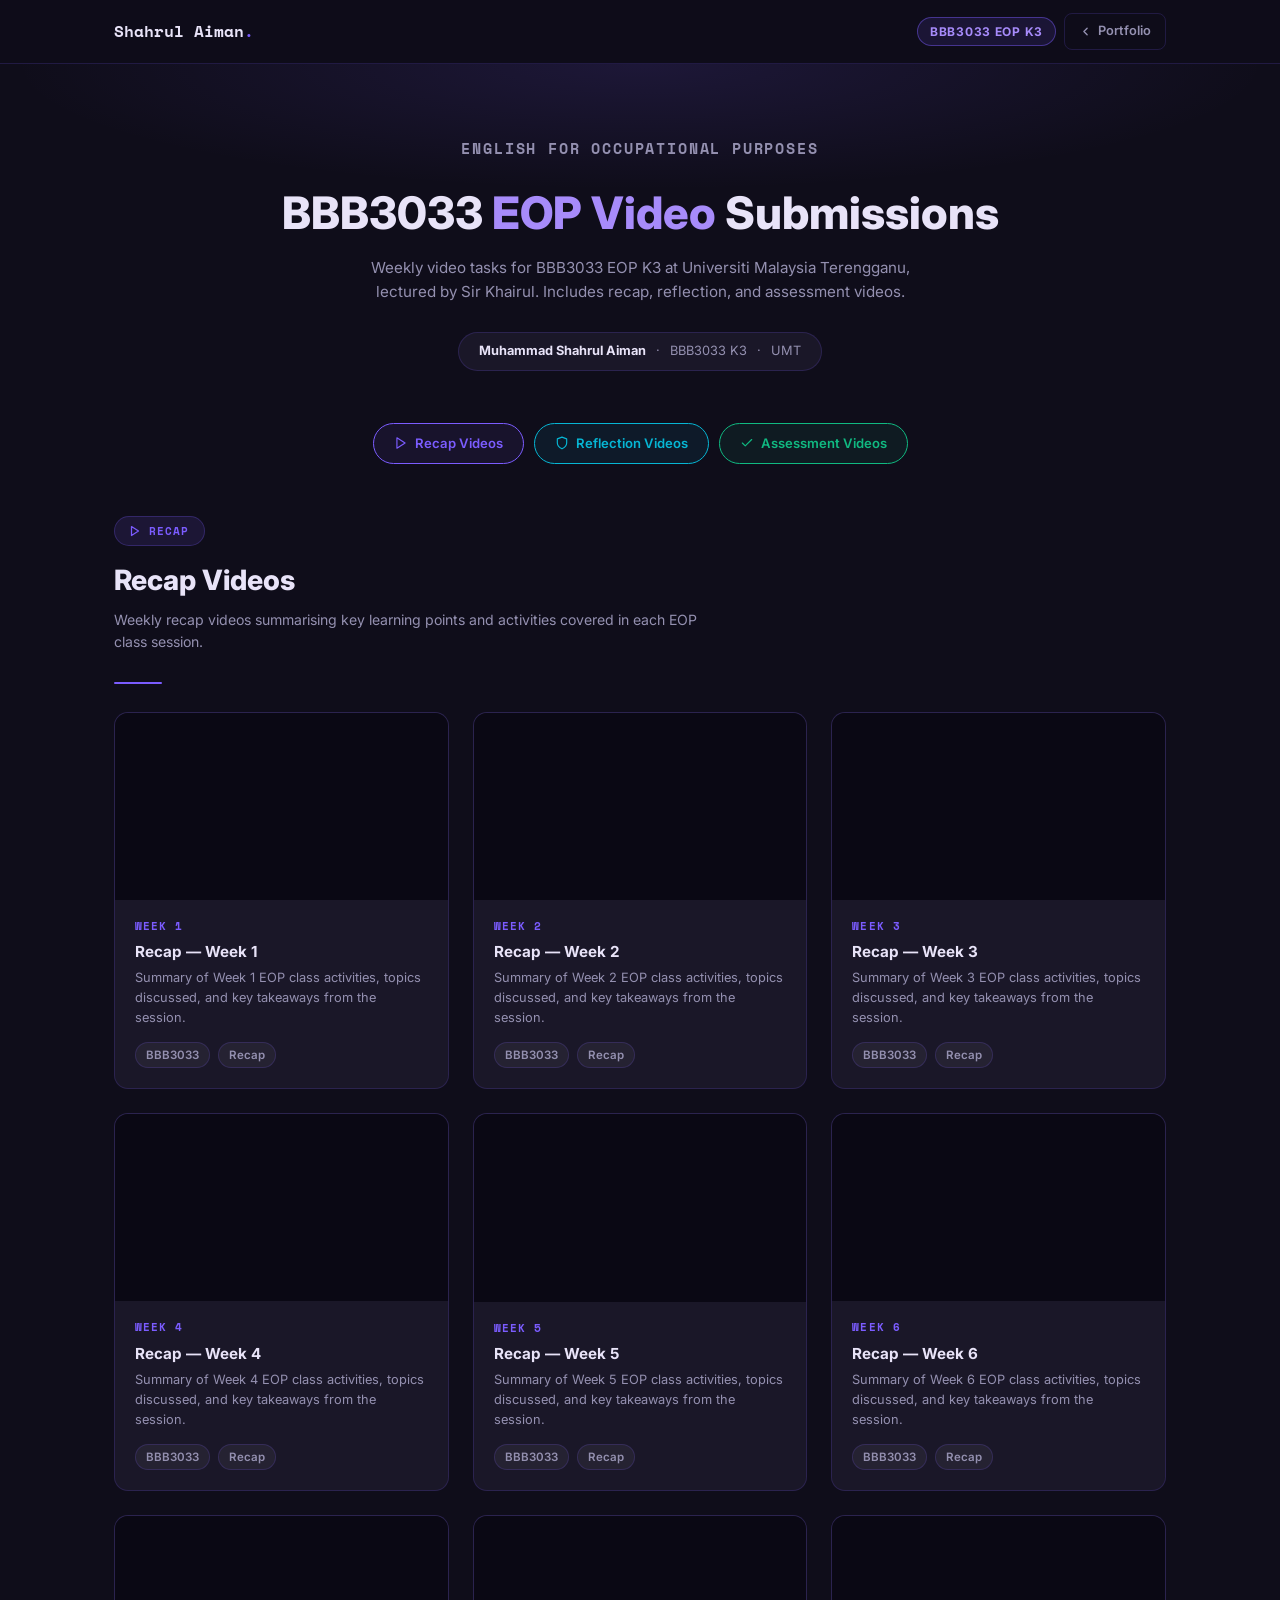
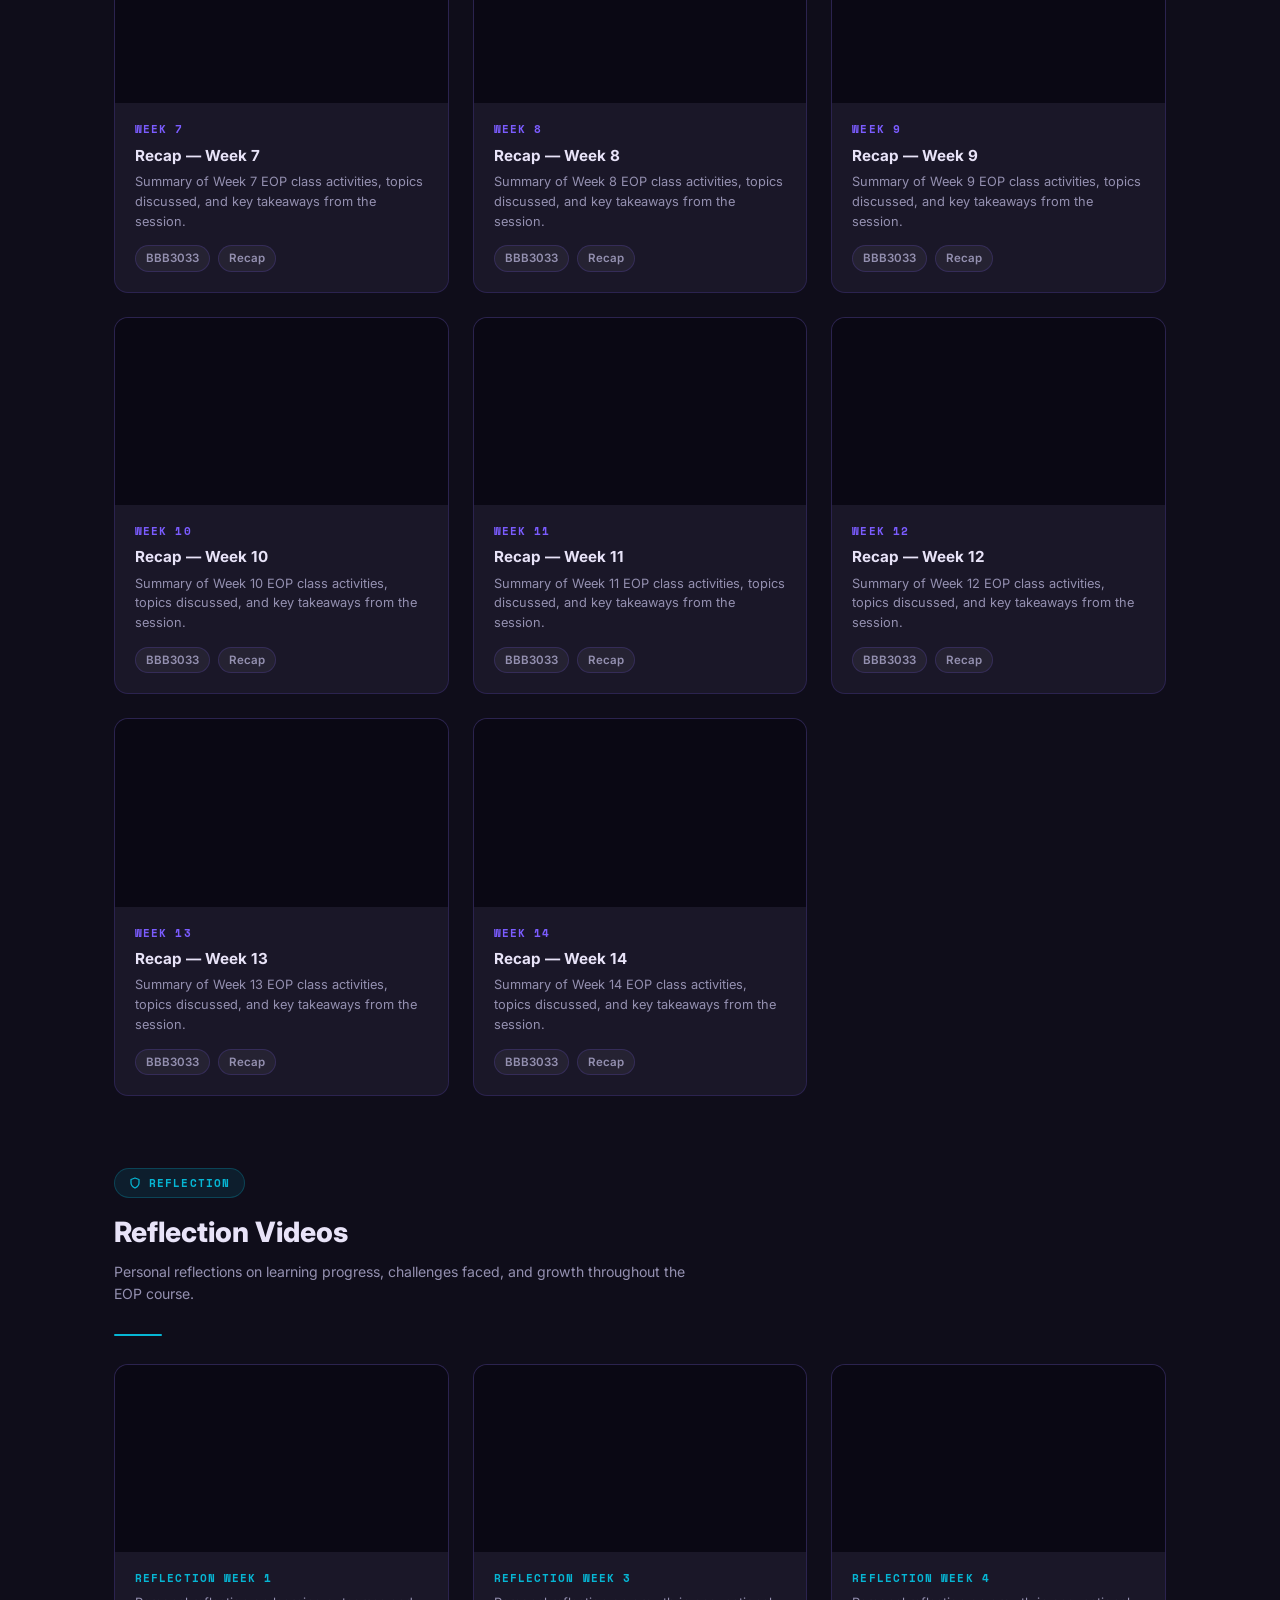
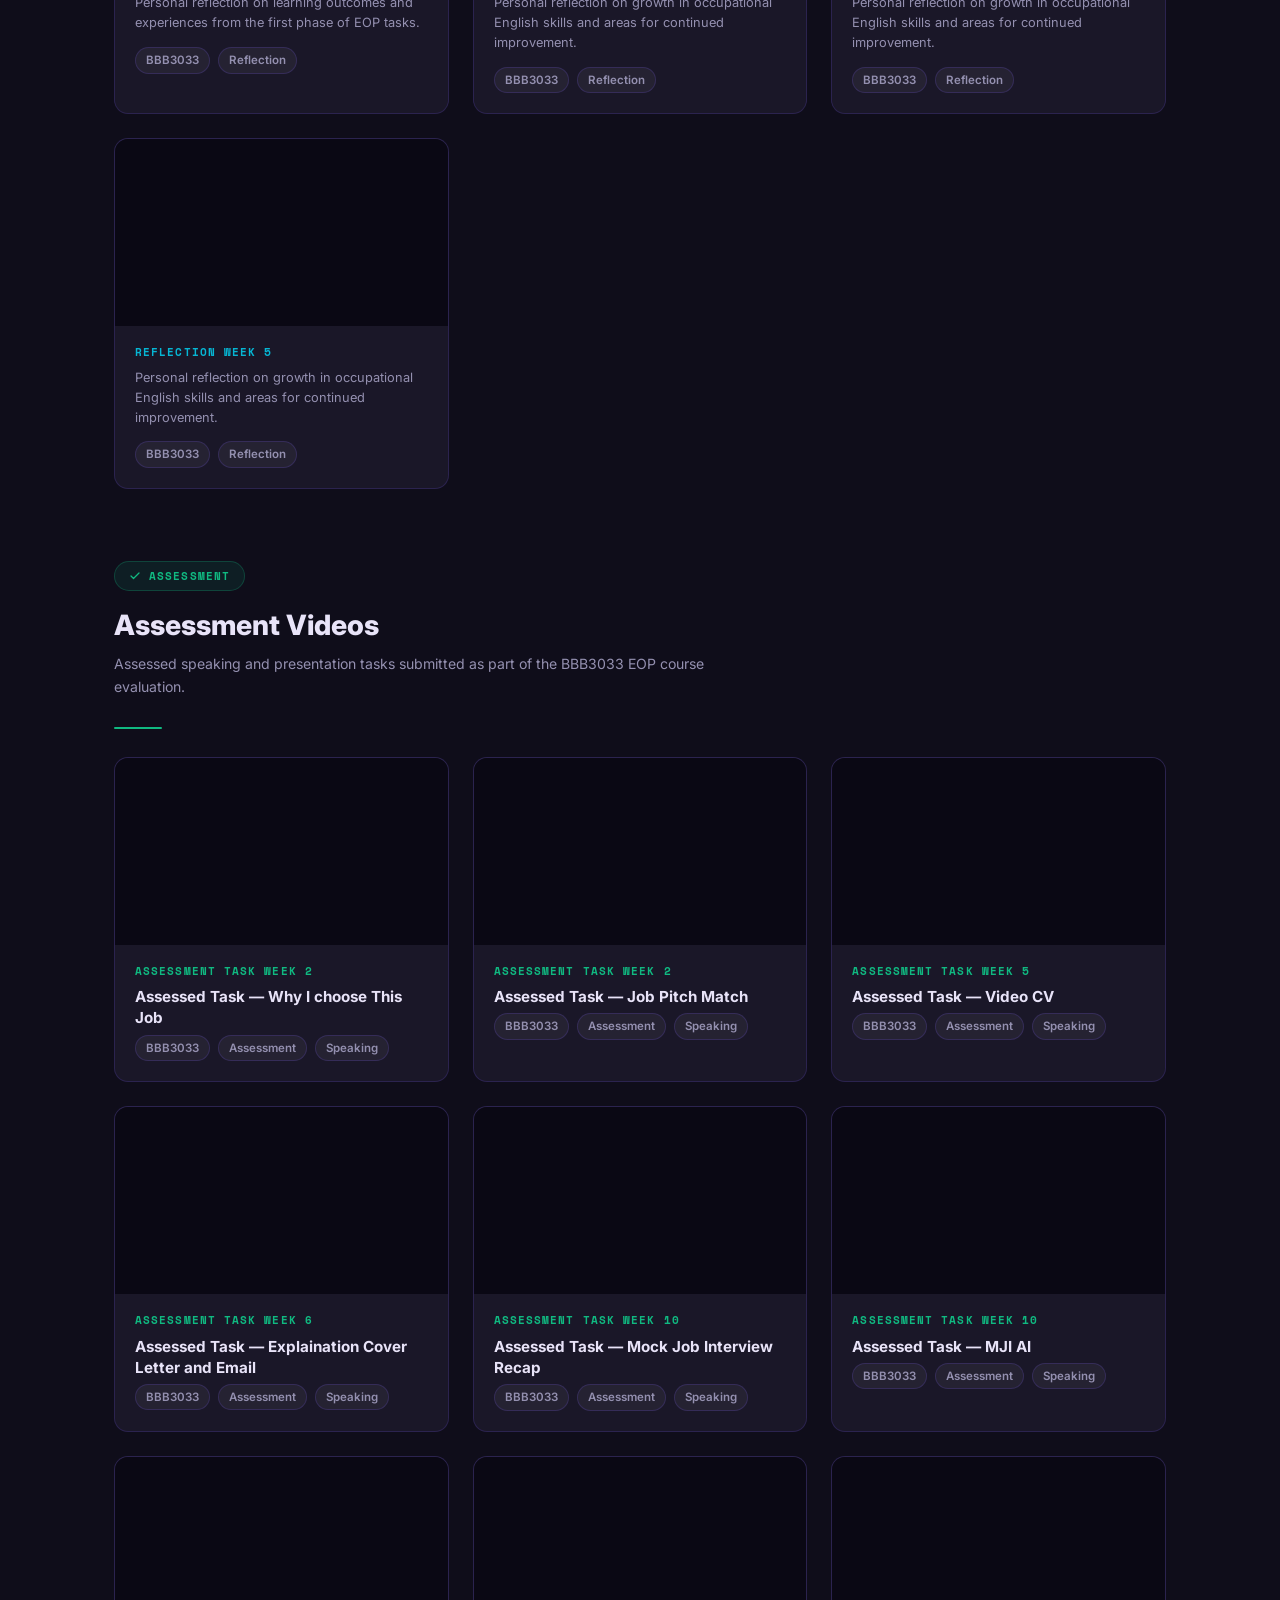
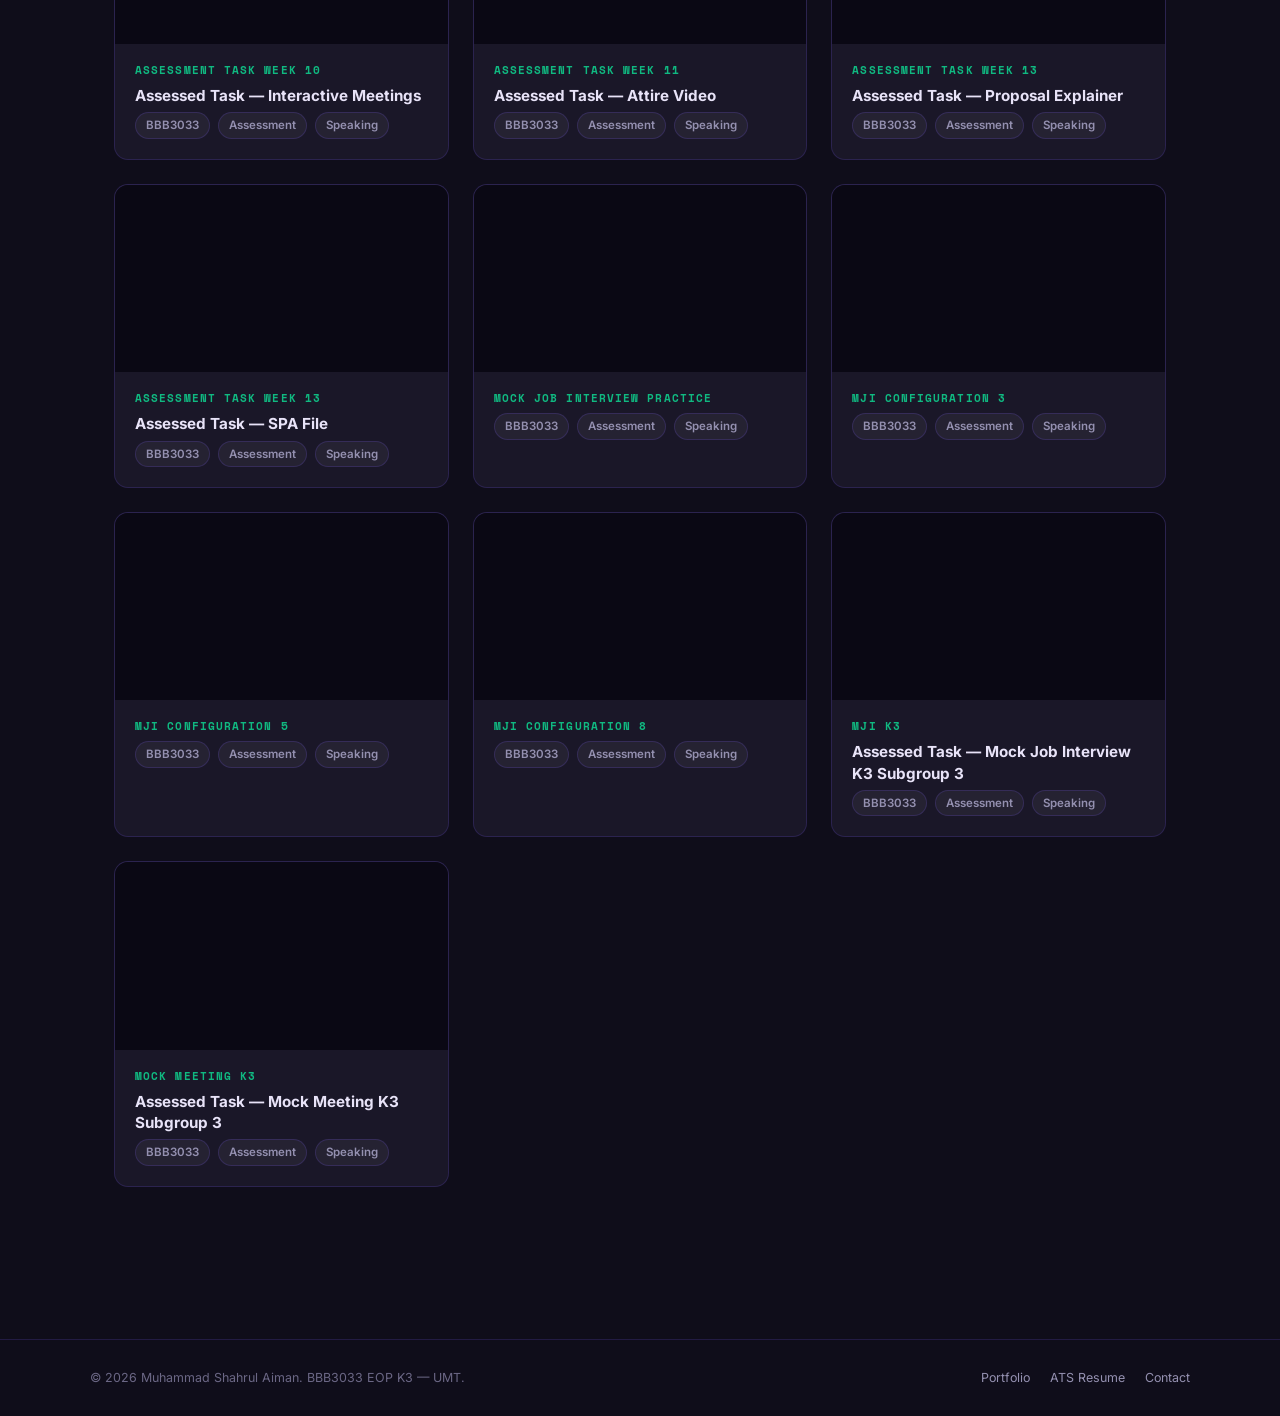
<file: eop.html>
<!DOCTYPE html>
<html lang="en">
<head>
  <meta charset="UTF-8" />
  <meta name="viewport" content="width=device-width, initial-scale=1.0"/>
  <title>EOP — Muhammad Shahrul Aiman</title>
  <meta name="description" content="English for Occupational Purposes (EOP) video submissions by Muhammad Shahrul Aiman — BBB3033 K3, UMT.">
  <meta name="robots" content="noindex">

  <link rel="preconnect" href="https://fonts.googleapis.com">
  <link rel="preconnect" href="https://fonts.gstatic.com" crossorigin>
  <link href="https://fonts.googleapis.com/css2?family=Inter:wght@400;500;600;700;800&family=Space+Mono:wght@400;700&display=swap" rel="stylesheet">

  <style>
    /* ── Reset & Base ── */
    *, *::before, *::after { box-sizing: border-box; margin: 0; padding: 0; }

    :root {
      --bg:           #0f0d1a;
      --bg-card:      #1a1728;
      --bg-card-hover:#201d33;
      --border:       rgba(123,92,255,0.18);
      --border-hover: rgba(123,92,255,0.45);
      --accent:       #7b5cff;
      --accent-soft:  rgba(123,92,255,0.12);
      --accent2:      #a78bfa;
      --text:         #e8e3f8;
      --text-muted:   #9490b0;
      --text-dim:     #6b6785;
      --header-h:     64px;

      /* category colours */
      --recap:        #7b5cff;
      --reflect:      #06b6d4;
      --assess:       #10b981;
    }

    html { scroll-behavior: smooth; }

    body {
      font-family: 'Inter', sans-serif;
      background: var(--bg);
      color: var(--text);
      min-height: 100vh;
      line-height: 1.6;
    }

    a { color: inherit; text-decoration: none; }

    /* ── Header ── */
    .site-header {
      position: sticky; top: 0; z-index: 100;
      height: var(--header-h);
      background: rgba(15,13,26,0.85);
      backdrop-filter: blur(14px);
      border-bottom: 1px solid var(--border);
      display: flex; align-items: center;
    }
    .header-inner {
      width: 100%; max-width: 1100px; margin: 0 auto;
      padding: 0 24px;
      display: flex; align-items: center; justify-content: space-between; gap: 16px;
    }
    .brand {
      font-family: 'Space Mono', monospace;
      font-size: 1rem; font-weight: 700;
      color: var(--text);
      white-space: nowrap;
    }
    .brand-dot { color: var(--accent); }

    .header-nav { display: flex; align-items: center; gap: 8px; flex-wrap: wrap; }

    .btn-back {
      display: inline-flex; align-items: center; gap: 6px;
      background: transparent; color: var(--text-muted);
      border: 1px solid var(--border);
      padding: 7px 14px; border-radius: 8px;
      font-size: 0.8rem; font-weight: 600;
      transition: all 180ms; cursor: pointer;
    }
    .btn-back:hover { color: var(--text); border-color: var(--accent); background: var(--accent-soft); }

    .eop-pill {
      background: var(--accent-soft);
      border: 1px solid var(--border-hover);
      color: var(--accent2);
      font-size: 0.75rem; font-weight: 700;
      padding: 4px 12px; border-radius: 20px;
      letter-spacing: 0.06em; text-transform: uppercase;
    }

    /* ── Hero Banner ── */
    .eop-hero {
      padding: 72px 24px 52px;
      text-align: center;
      background: radial-gradient(ellipse 70% 50% at 50% 0%, rgba(123,92,255,0.13) 0%, transparent 70%);
    }
    .eop-hero-eyebrow {
      font-family: 'Space Mono', monospace;
      font-size: 0.75rem; font-weight: 700;
      color: var(--accent); letter-spacing: 0.12em; text-transform: uppercase;
      margin-bottom: 16px;
    }
    .eop-hero h1 {
      font-size: clamp(1.8rem, 4vw, 2.8rem);
      font-weight: 800; color: var(--text);
      line-height: 1.15; margin-bottom: 16px;
    }
    .eop-hero h1 span { color: var(--accent2); }
    .eop-hero p {
      font-size: 0.95rem; color: var(--text-muted);
      max-width: 540px; margin: 0 auto 28px;
    }
    .hero-meta {
      display: inline-flex; align-items: center; gap: 10px;
      background: var(--bg-card); border: 1px solid var(--border);
      padding: 8px 20px; border-radius: 30px;
      font-size: 0.8rem; color: var(--text-muted);
    }
    .hero-meta strong { color: var(--text); }

    /* ── Jump Nav ── */
    .jump-nav {
      display: flex; justify-content: center; gap: 10px;
      flex-wrap: wrap; padding: 0 24px 52px;
    }
    .jump-btn {
      display: inline-flex; align-items: center; gap: 7px;
      padding: 9px 20px; border-radius: 30px;
      font-size: 0.82rem; font-weight: 600;
      border: 1px solid; transition: all 180ms; cursor: pointer;
    }
    .jump-btn.recap   { color: var(--recap);   border-color: var(--recap);   background: rgba(123,92,255,0.08); }
    .jump-btn.reflect { color: var(--reflect);  border-color: var(--reflect); background: rgba(6,182,212,0.08);  }
    .jump-btn.assess  { color: var(--assess);   border-color: var(--assess);  background: rgba(16,185,129,0.08); }
    .jump-btn:hover { filter: brightness(1.2); transform: translateY(-1px); }

    /* ── Main Layout ── */
    .eop-main { max-width: 1100px; margin: 0 auto; padding: 0 24px 80px; }

    /* ── Category Section ── */
    .eop-section { margin-bottom: 72px; scroll-margin-top: calc(var(--header-h) + 24px); }

    .section-label {
      display: inline-flex; align-items: center; gap: 8px;
      font-family: 'Space Mono', monospace;
      font-size: 0.7rem; font-weight: 700;
      letter-spacing: 0.1em; text-transform: uppercase;
      padding: 5px 14px; border-radius: 20px; margin-bottom: 12px;
    }
    .section-label.recap   { color: var(--recap);   background: rgba(123,92,255,0.12); border: 1px solid rgba(123,92,255,0.25); }
    .section-label.reflect { color: var(--reflect);  background: rgba(6,182,212,0.10);  border: 1px solid rgba(6,182,212,0.25);  }
    .section-label.assess  { color: var(--assess);   background: rgba(16,185,129,0.10); border: 1px solid rgba(16,185,129,0.25); }

    .section-heading {
      font-size: clamp(1.3rem, 2.5vw, 1.75rem);
      font-weight: 800; color: var(--text);
      margin-bottom: 6px;
    }
    .section-desc {
      font-size: 0.88rem; color: var(--text-muted);
      margin-bottom: 28px; max-width: 600px;
    }

    /* Accent line under heading */
    .section-line {
      height: 2px; width: 48px; border-radius: 2px;
      margin-bottom: 28px;
    }
    .section-line.recap   { background: var(--recap);   }
    .section-line.reflect { background: var(--reflect);  }
    .section-line.assess  { background: var(--assess);   }

    /* ── Video Grid ── */
    .video-grid {
      display: grid;
      grid-template-columns: repeat(auto-fill, minmax(320px, 1fr));
      gap: 24px;
    }
    .video-grid.single { grid-template-columns: 1fr; max-width: 700px; }
    .video-grid.two    { grid-template-columns: repeat(auto-fill, minmax(340px, 1fr)); }

    /* ── Video Card ── */
    .video-card {
      background: var(--bg-card);
      border: 1px solid var(--border);
      border-radius: 14px;
      overflow: hidden;
      transition: border-color 220ms, transform 220ms, box-shadow 220ms;
    }
    .video-card:hover {
      border-color: var(--border-hover);
      transform: translateY(-3px);
      box-shadow: 0 12px 40px rgba(123,92,255,0.12);
    }

    /* iframe wrapper — 16:9 */
    .video-frame {
      position: relative; width: 100%; padding-top: 56.25%;
      background: #0a0814;
    }
    .video-frame iframe {
      position: absolute; inset: 0;
      width: 100%; height: 100%;
      border: none;
    }

    /* placeholder when no URL yet */
    .video-placeholder {
      position: absolute; inset: 0;
      display: flex; flex-direction: column;
      align-items: center; justify-content: center; gap: 10px;
      background: #0d0b1e;
      color: var(--text-dim);
    }
    .video-placeholder svg { opacity: 0.35; }
    .video-placeholder p { font-size: 0.8rem; text-align: center; padding: 0 16px; }

    /* Card body */
    .video-body { padding: 18px 20px 20px; }

    .video-week {
      font-family: 'Space Mono', monospace;
      font-size: 0.68rem; font-weight: 700;
      letter-spacing: 0.1em; text-transform: uppercase;
      margin-bottom: 6px;
    }
    .video-week.recap   { color: var(--recap);   }
    .video-week.reflect { color: var(--reflect);  }
    .video-week.assess  { color: var(--assess);   }

    .video-title {
      font-size: 0.95rem; font-weight: 700;
      color: var(--text); margin-bottom: 6px; line-height: 1.4;
    }
    .video-desc {
      font-size: 0.8rem; color: var(--text-muted);
      line-height: 1.55; margin-bottom: 14px;
    }

    .video-meta {
      display: flex; align-items: center; gap: 8px; flex-wrap: wrap;
    }
    .meta-tag {
      font-size: 0.72rem; font-weight: 600;
      padding: 3px 10px; border-radius: 20px;
      background: rgba(255,255,255,0.05);
      color: var(--text-muted); border: 1px solid var(--border);
    }

    /* ── Footer ── */
    .site-footer {
      border-top: 1px solid var(--border);
      padding: 28px 24px;
      text-align: center;
    }
    .footer-inner {
      max-width: 1100px; margin: 0 auto;
      display: flex; align-items: center; justify-content: space-between;
      flex-wrap: wrap; gap: 12px;
    }
    .footer-copy { font-size: 0.78rem; color: var(--text-dim); }
    .footer-links { display: flex; gap: 20px; }
    .footer-links a { font-size: 0.78rem; color: var(--text-muted); transition: color 150ms; }
    .footer-links a:hover { color: var(--accent2); }

    /* ── Scroll fade-in ── */
    .eop-section { opacity: 0; transform: translateY(24px); transition: opacity 500ms, transform 500ms; }
    .eop-section.visible { opacity: 1; transform: none; }

    /* ── Responsive ── */
    @media (max-width: 600px) {
      .eop-hero { padding: 48px 20px 36px; }
      .video-grid { grid-template-columns: 1fr; }
      .footer-inner { flex-direction: column; text-align: center; }
    }
  </style>
</head>
<body>

  <!-- ── Header ── -->
  <header class="site-header" role="banner">
    <div class="header-inner">
      <a href="index.html" class="brand">Shahrul Aiman<span class="brand-dot">.</span></a>
      <nav class="header-nav" aria-label="EOP page navigation">
        <span class="eop-pill">BBB3033 EOP K3</span>
        <a href="index.html" class="btn-back" aria-label="Back to portfolio">
          <svg width="13" height="13" viewBox="0 0 24 24" fill="none" stroke="currentColor" stroke-width="2.5" stroke-linecap="round" stroke-linejoin="round" aria-hidden="true"><polyline points="15 18 9 12 15 6"/></svg>
          Portfolio
        </a>
      </nav>
    </div>
  </header>

  <!-- ── Hero ── -->
  <section class="eop-hero" aria-label="EOP page introduction">
    <p class="eop-hero-eyebrow">English for Occupational Purposes</p>
    <h1>BBB3033 <span>EOP Video</span> Submissions</h1>
    <p>Weekly video tasks for BBB3033 EOP K3 at Universiti Malaysia Terengganu, lectured by Sir Khairul. Includes recap, reflection, and assessment videos.</p>
    <div class="hero-meta">
      <strong>Muhammad Shahrul Aiman</strong>
      <span>·</span> BBB3033 K3
      <span>·</span> UMT
    </div>
  </section>

  <!-- ── Jump Nav ── -->
  <nav class="jump-nav" aria-label="Jump to section">
    <a href="#recap"      class="jump-btn recap">
      <svg width="14" height="14" viewBox="0 0 24 24" fill="none" stroke="currentColor" stroke-width="2" stroke-linecap="round" stroke-linejoin="round" aria-hidden="true"><polygon points="5 3 19 12 5 21 5 3"/></svg>
      Recap Videos
    </a>
    <a href="#reflection" class="jump-btn reflect">
      <svg width="14" height="14" viewBox="0 0 24 24" fill="none" stroke="currentColor" stroke-width="2" stroke-linecap="round" stroke-linejoin="round" aria-hidden="true"><path d="M12 22s8-4 8-10V5l-8-3-8 3v7c0 6 8 10 8 10z"/></svg>
      Reflection Videos
    </a>
    <a href="#assessment" class="jump-btn assess">
      <svg width="14" height="14" viewBox="0 0 24 24" fill="none" stroke="currentColor" stroke-width="2" stroke-linecap="round" stroke-linejoin="round" aria-hidden="true"><polyline points="20 6 9 17 4 12"/></svg>
      Assessment Videos
    </a>
  </nav>

  <!-- ── Main ── -->
  <main class="eop-main">

    <!-- ── RECAP VIDEOS ── -->
    <section id="recap" class="eop-section" aria-labelledby="recap-heading">
      <span class="section-label recap">
        <svg width="12" height="12" viewBox="0 0 24 24" fill="none" stroke="currentColor" stroke-width="2.5" stroke-linecap="round" stroke-linejoin="round" aria-hidden="true"><polygon points="5 3 19 12 5 21 5 3"/></svg>
        Recap
      </span>
      <h2 id="recap-heading" class="section-heading">Recap Videos</h2>
      <p class="section-desc">Weekly recap videos summarising key learning points and activities covered in each EOP class session.</p>
      <div class="section-line recap" aria-hidden="true"></div>

      <div class="video-grid">

        <!-- Week 1 Recap -->
        <article class="video-card" aria-label="Recap Week 1">
          <div class="video-frame">
            <!-- Replace VIDEO_ID with your YouTube video ID e.g. dQw4w9WgXcQ -->
            <iframe
              src="https://www.youtube.com/embed/qNzVs1xCDk8"
              title="EOP Recap Week 1"
              allow="accelerometer; autoplay; clipboard-write; encrypted-media; gyroscope; picture-in-picture"
              allowfullscreen
              loading="lazy"
            ></iframe>
          </div>
          <div class="video-body">
            <p class="video-week recap">Week 1</p>
            <h3 class="video-title">Recap — Week 1</h3>
            <p class="video-desc">Summary of Week 1 EOP class activities, topics discussed, and key takeaways from the session.</p>
            <div class="video-meta">
              <span class="meta-tag">BBB3033</span>
              <span class="meta-tag">Recap</span>
            </div>
          </div>
        </article>

        <!-- Week 2 Recap -->
        <article class="video-card" aria-label="Recap Week 2">
          <div class="video-frame">
            <iframe
              src="https://youtube.com/embed/C9pI1PL6Ilo"
              title="EOP Recap Week 2"
              allow="accelerometer; autoplay; clipboard-write; encrypted-media; gyroscope; picture-in-picture"
              allowfullscreen
              loading="lazy"
            ></iframe>
          </div>
          <div class="video-body">
            <p class="video-week recap">Week 2</p>
            <h3 class="video-title">Recap — Week 2</h3>
            <p class="video-desc">Summary of Week 2 EOP class activities, topics discussed, and key takeaways from the session.</p>
            <div class="video-meta">
              <span class="meta-tag">BBB3033</span>
              <span class="meta-tag">Recap</span>
            </div>
          </div>
        </article>

        <!-- Week 3 Recap -->
        <article class="video-card" aria-label="Recap Week 3">
          <div class="video-frame">
            <iframe
              src="https://youtube.com/embed/JohjtDyLkHI?feature=share"
              title="EOP Recap Week 3"
              allow="accelerometer; autoplay; clipboard-write; encrypted-media; gyroscope; picture-in-picture"
              allowfullscreen
              loading="lazy"
            ></iframe>
          </div>
          <div class="video-body">
            <p class="video-week recap">Week 3</p>
            <h3 class="video-title">Recap — Week 3</h3>
            <p class="video-desc">Summary of Week 3 EOP class activities, topics discussed, and key takeaways from the session.</p>
            <div class="video-meta">
              <span class="meta-tag">BBB3033</span>
              <span class="meta-tag">Recap</span>
            </div>
          </div>
        </article>

        <!-- Week 4 Recap -->
        <article class="video-card" aria-label="Recap Week 4">
          <div class="video-frame">
            <iframe
              src="https://youtube.com/embed/av343T7HCtA?feature=share"
              title="EOP Recap Week 4"
              allow="accelerometer; autoplay; clipboard-write; encrypted-media; gyroscope; picture-in-picture"
              allowfullscreen
              loading="lazy"
            ></iframe>
          </div>
          <div class="video-body">
            <p class="video-week recap">Week 4 </p>
            <h3 class="video-title">Recap — Week 4</h3>
            <p class="video-desc">Summary of Week 4 EOP class activities, topics discussed, and key takeaways from the session.</p>
            <div class="video-meta">
              <span class="meta-tag">BBB3033</span>
              <span class="meta-tag">Recap</span>
            </div>
          </div>
        </article>

        <!-- Week 5 Recap -->
        <article class="video-card" aria-label="Recap Week 5">
          <div class="video-frame">
            <iframe
              src="https://youtube.com/embed/nhZsZgDA20s?feature=share"
              title="EOP Recap Week 5"
              allow="accelerometer; autoplay; clipboard-write; encrypted-media; gyroscope; picture-in-picture"
              allowfullscreen
              loading="lazy"
            ></iframe>
          </div>
          <div class="video-body">
            <p class="video-week recap">Week 5</p>
            <h3 class="video-title">Recap — Week 5</h3>
            <p class="video-desc">Summary of Week 5 EOP class activities, topics discussed, and key takeaways from the session.</p>
            <div class="video-meta">
              <span class="meta-tag">BBB3033</span>
              <span class="meta-tag">Recap</span>
            </div>
          </div>
        </article>

        <!-- Week 6 Recap -->
        <article class="video-card" aria-label="Recap Week 6">
          <div class="video-frame">
            <iframe
              src="https://youtube.com/embed/OC1ctw1Z6KU?feature=share"
              title="EOP Recap Week 6"
              allow="accelerometer; autoplay; clipboard-write; encrypted-media; gyroscope; picture-in-picture"
              allowfullscreen
              loading="lazy"
            ></iframe>
          </div>
          <div class="video-body">
            <p class="video-week recap">Week 6</p>
            <h3 class="video-title">Recap — Week 6</h3>
            <p class="video-desc">Summary of Week 6 EOP class activities, topics discussed, and key takeaways from the session.</p>
            <div class="video-meta">
              <span class="meta-tag">BBB3033</span>
              <span class="meta-tag">Recap</span>
            </div>
          </div>
        </article>

        <!-- Week 7 Recap -->
        <article class="video-card" aria-label="Recap Week 7">
          <div class="video-frame">
            <iframe
              src="https://youtube.com/embed/0lE1NdWX_us?feature=share"
              title="EOP Recap Week 7"
              allow="accelerometer; autoplay; clipboard-write; encrypted-media; gyroscope; picture-in-picture"
              allowfullscreen
              loading="lazy"
            ></iframe>
          </div>
          <div class="video-body">
            <p class="video-week recap">Week 7</p>
            <h3 class="video-title">Recap — Week 7</h3>
            <p class="video-desc">Summary of Week 7 EOP class activities, topics discussed, and key takeaways from the session.</p>
            <div class="video-meta">
              <span class="meta-tag">BBB3033</span>
              <span class="meta-tag">Recap</span>
            </div>
          </div>
        </article>

        <!-- Week 8 Recap -->
        <article class="video-card" aria-label="Recap Week 8">
          <div class="video-frame">
            <iframe
              src="https://youtube.com/embed/ARiQdVOwSsY"
              title="EOP Recap Week 8"
              allow="accelerometer; autoplay; clipboard-write; encrypted-media; gyroscope; picture-in-picture"
              allowfullscreen
              loading="lazy"
            ></iframe>
          </div>
          <div class="video-body">
            <p class="video-week recap">Week 8</p>
            <h3 class="video-title">Recap — Week 8</h3>
            <p class="video-desc">Summary of Week 8 EOP class activities, topics discussed, and key takeaways from the session.</p>
            <div class="video-meta">
              <span class="meta-tag">BBB3033</span>
              <span class="meta-tag">Recap</span>
            </div>
          </div>
        </article>

        <!-- Week 9 Recap -->
        <article class="video-card" aria-label="Recap Week 9">
          <div class="video-frame">
            <iframe
              src="https://youtube.com/embed/mGl4hOIjQwA"
              title="EOP Recap Week 9"
              allow="accelerometer; autoplay; clipboard-write; encrypted-media; gyroscope; picture-in-picture"
              allowfullscreen
              loading="lazy"
            ></iframe>
          </div>
          <div class="video-body">
            <p class="video-week recap">Week 9</p>
            <h3 class="video-title">Recap — Week 9</h3>
            <p class="video-desc">Summary of Week 9 EOP class activities, topics discussed, and key takeaways from the session.</p>
            <div class="video-meta">
              <span class="meta-tag">BBB3033</span>
              <span class="meta-tag">Recap</span>
            </div>
          </div>
        </article>

        <!-- Week 10 Recap -->
        <article class="video-card" aria-label="Recap Week 10">
          <div class="video-frame">
            <iframe
              src="https://youtube.com/embed/TqsF6hMQ5hs?feature=share"
              title="EOP Recap Week 10"
              allow="accelerometer; autoplay; clipboard-write; encrypted-media; gyroscope; picture-in-picture"
              allowfullscreen
              loading="lazy"
            ></iframe>
          </div>
          <div class="video-body">
            <p class="video-week recap">Week 10</p>
            <h3 class="video-title">Recap — Week 10</h3>
            <p class="video-desc">Summary of Week 10 EOP class activities, topics discussed, and key takeaways from the session.</p>
            <div class="video-meta">
              <span class="meta-tag">BBB3033</span>
              <span class="meta-tag">Recap</span>
            </div>
          </div>
        </article>

        <!-- Week 11 Recap -->
        <article class="video-card" aria-label="Recap Week 11">
          <div class="video-frame">
            <iframe
              src="https://youtube.com/embed/oWE5duZ0QFQ?feature=share"
              title="EOP Recap Week 11"
              allow="accelerometer; autoplay; clipboard-write; encrypted-media; gyroscope; picture-in-picture"
              allowfullscreen
              loading="lazy"
            ></iframe>
          </div>
          <div class="video-body">
            <p class="video-week recap">Week 11</p>
            <h3 class="video-title">Recap — Week 11</h3>
            <p class="video-desc">Summary of Week 11 EOP class activities, topics discussed, and key takeaways from the session.</p>
            <div class="video-meta">
              <span class="meta-tag">BBB3033</span>
              <span class="meta-tag">Recap</span>
            </div>
          </div>
        </article>

        <!-- Week 12 Recap -->
        <article class="video-card" aria-label="Recap Week 12">
          <div class="video-frame">
            <iframe
              src="https://youtube.com/embed/DR1WLvNigfc?feature=share"
              title="EOP Recap Week 12"
              allow="accelerometer; autoplay; clipboard-write; encrypted-media; gyroscope; picture-in-picture"
              allowfullscreen
              loading="lazy"
            ></iframe>
          </div>
          <div class="video-body">
            <p class="video-week recap">Week 12</p>
            <h3 class="video-title">Recap — Week 12</h3>
            <p class="video-desc">Summary of Week 12 EOP class activities, topics discussed, and key takeaways from the session.</p>
            <div class="video-meta">
              <span class="meta-tag">BBB3033</span>
              <span class="meta-tag">Recap</span>
            </div>
          </div>
        </article>

        <!-- Week 13 Recap -->
        <article class="video-card" aria-label="Recap Week 13">
          <div class="video-frame">
            <iframe
              src="https://youtube.com/embed/B67dS7on07w?feature=share"
              title="EOP Recap Week 13"
              allow="accelerometer; autoplay; clipboard-write; encrypted-media; gyroscope; picture-in-picture"
              allowfullscreen
              loading="lazy"
            ></iframe>
          </div>
          <div class="video-body">
            <p class="video-week recap">Week 13</p>
            <h3 class="video-title">Recap — Week 13</h3>
            <p class="video-desc">Summary of Week 13 EOP class activities, topics discussed, and key takeaways from the session.</p>
            <div class="video-meta">
              <span class="meta-tag">BBB3033</span>
              <span class="meta-tag">Recap</span>
            </div>
          </div>
        </article>

        <!-- Week 14 Recap -->
        <article class="video-card" aria-label="Recap Week 14">
          <div class="video-frame">
            <iframe
              src="https://youtube.com/embed/i18mRzJlu1Y?feature=share"
              title="EOP Recap Week 14"
              allow="accelerometer; autoplay; clipboard-write; encrypted-media; gyroscope; picture-in-picture"
              allowfullscreen
              loading="lazy"
            ></iframe>
          </div>
          <div class="video-body">
            <p class="video-week recap">Week 14</p>
            <h3 class="video-title">Recap — Week 14</h3>
            <p class="video-desc">Summary of Week 14 EOP class activities, topics discussed, and key takeaways from the session.</p>
            <div class="video-meta">
              <span class="meta-tag">BBB3033</span>
              <span class="meta-tag">Recap</span>
            </div>
          </div>
        </article>

      </div>
    </section>

    <!-- ── REFLECTION VIDEOS ── -->
    <section id="reflection" class="eop-section" aria-labelledby="reflection-heading">
      <span class="section-label reflect">
        <svg width="12" height="12" viewBox="0 0 24 24" fill="none" stroke="currentColor" stroke-width="2.5" stroke-linecap="round" stroke-linejoin="round" aria-hidden="true"><path d="M12 22s8-4 8-10V5l-8-3-8 3v7c0 6 8 10 8 10z"/></svg>
        Reflection
      </span>
      <h2 id="reflection-heading" class="section-heading">Reflection Videos</h2>
      <p class="section-desc">Personal reflections on learning progress, challenges faced, and growth throughout the EOP course.</p>
      <div class="section-line reflect" aria-hidden="true"></div>

      <div class="video-grid">

        <!-- Reflection 1 -->
        <article class="video-card" aria-label="Reflection 1">
          <div class="video-frame">
            <iframe
              src="https://youtube.com/embed/9uKHlrEZy5c?feature=share"
              title="EOP Reflection 1"
              allow="accelerometer; autoplay; clipboard-write; encrypted-media; gyroscope; picture-in-picture"
              allowfullscreen
              loading="lazy"
            ></iframe>
          </div>
          <div class="video-body">
            <p class="video-week reflect">Reflection Week 1</p>
            <p class="video-desc">Personal reflection on learning outcomes and experiences from the first phase of EOP tasks.</p>
            <div class="video-meta">
              <span class="meta-tag">BBB3033</span>
              <span class="meta-tag">Reflection</span>
            </div>
          </div>
        </article>

        <!-- Reflection 2 -->
        <article class="video-card" aria-label="Reflection 2">
          <div class="video-frame">
            <iframe
              src="https://youtube.com/embed/qmRGUUGrRnI?feature=share"
              title="EOP Reflection 2"
              allow="accelerometer; autoplay; clipboard-write; encrypted-media; gyroscope; picture-in-picture"
              allowfullscreen
              loading="lazy"
            ></iframe>
          </div>
          <div class="video-body">
            <p class="video-week reflect">Reflection Week 3</p>
            <p class="video-desc">Personal reflection on growth in occupational English skills and areas for continued improvement.</p>
            <div class="video-meta">
              <span class="meta-tag">BBB3033</span>
              <span class="meta-tag">Reflection</span>
            </div>
          </div>
        </article>

        <!-- Reflection 3 -->
        <article class="video-card" aria-label="Reflection 3">
          <div class="video-frame">
            <iframe
              src="https://youtube.com/embed/_ha8KT2Ql5Q?feature=share"
              title="EOP Reflection 2"
              allow="accelerometer; autoplay; clipboard-write; encrypted-media; gyroscope; picture-in-picture"
              allowfullscreen
              loading="lazy"
            ></iframe>
          </div>
          <div class="video-body">
            <p class="video-week reflect">Reflection Week 4</p>
            <p class="video-desc">Personal reflection on growth in occupational English skills and areas for continued improvement.</p>
            <div class="video-meta">
              <span class="meta-tag">BBB3033</span>
              <span class="meta-tag">Reflection</span>
            </div>
          </div>
        </article>

        <!-- Reflection 4 -->
        <article class="video-card" aria-label="Reflection 4">
          <div class="video-frame">
            <iframe
              src="https://youtube.com/embed/92vQxtqRdmw?feature=share"
              title="EOP Reflection 2"
              allow="accelerometer; autoplay; clipboard-write; encrypted-media; gyroscope; picture-in-picture"
              allowfullscreen
              loading="lazy"
            ></iframe>
          </div>
          <div class="video-body">
            <p class="video-week reflect">Reflection Week 5</p>
            <p class="video-desc">Personal reflection on growth in occupational English skills and areas for continued improvement.</p>
            <div class="video-meta">
              <span class="meta-tag">BBB3033</span>
              <span class="meta-tag">Reflection</span>
            </div>
          </div>
        </article>

      </div>
    </section>

    <!-- ── ASSESSMENT VIDEOS ── -->
    <section id="assessment" class="eop-section" aria-labelledby="assessment-heading">
      <span class="section-label assess">
        <svg width="12" height="12" viewBox="0 0 24 24" fill="none" stroke="currentColor" stroke-width="2.5" stroke-linecap="round" stroke-linejoin="round" aria-hidden="true"><polyline points="20 6 9 17 4 12"/></svg>
        Assessment
      </span>
      <h2 id="assessment-heading" class="section-heading">Assessment Videos</h2>
      <p class="section-desc">Assessed speaking and presentation tasks submitted as part of the BBB3033 EOP course evaluation.</p>
      <div class="section-line assess" aria-hidden="true"></div>

      <div class="video-grid">

        <!-- Assessment 1 -->
        <article class="video-card" aria-label="Assessment Task Week 2">
          <div class="video-frame">
            <iframe
              src="https://youtube.com/embed/TsXsXsx1FlI?feature=share"
              title="EOP Assessment Task 1"
              allow="accelerometer; autoplay; clipboard-write; encrypted-media; gyroscope; picture-in-picture"
              allowfullscreen
              loading="lazy"
            ></iframe>
          </div>
          <div class="video-body">
            <p class="video-week assess">Assessment Task Week 2</p>
            <h3 class="video-title">Assessed Task — Why I choose This Job</h3>
            <div class="video-meta">
              <span class="meta-tag">BBB3033</span>
              <span class="meta-tag">Assessment</span>
              <span class="meta-tag">Speaking</span>
            </div>
          </div>
        </article>

        <!-- Assessment 2 -->
        <article class="video-card" aria-label="Assessment Task Week 2">
          <div class="video-frame">
            <iframe
              src="https://youtube.com/embed/0hUSQRqPWq0?feature=share"
              title="EOP Assessment Task 2"
              allow="accelerometer; autoplay; clipboard-write; encrypted-media; gyroscope; picture-in-picture"
              allowfullscreen
              loading="lazy"
            ></iframe>
          </div>
          <div class="video-body">
            <p class="video-week assess">Assessment Task Week 2</p>
            <h3 class="video-title">Assessed Task — Job Pitch Match</h3>
            <div class="video-meta">
              <span class="meta-tag">BBB3033</span>
              <span class="meta-tag">Assessment</span>
              <span class="meta-tag">Speaking</span>
            </div>
          </div>
        </article>

        <!-- Assessment 3 -->
        <article class="video-card" aria-label="Assessment Task Week 5">
          <div class="video-frame">
            <iframe
              src="https://youtube.com/embed/rSgAxQWnswY?feature=share"
              title="EOP Assessment Task 3"
              allow="accelerometer; autoplay; clipboard-write; encrypted-media; gyroscope; picture-in-picture"
              allowfullscreen
              loading="lazy"
            ></iframe>
          </div>
          <div class="video-body">
            <p class="video-week assess">Assessment Task Week 5</p>
            <h3 class="video-title">Assessed Task — Video CV</h3>
            <div class="video-meta">
              <span class="meta-tag">BBB3033</span>
              <span class="meta-tag">Assessment</span>
              <span class="meta-tag">Speaking</span>
            </div>
          </div>
        </article>

        <!-- Assessment 4 -->
        <article class="video-card" aria-label="Assessment Task Week 5">
          <div class="video-frame">
            <iframe
              src="https://youtube.com/embed/k9OWIGvB2Ao?feature=share"
              title="EOP Assessment Task 4"
              allow="accelerometer; autoplay; clipboard-write; encrypted-media; gyroscope; picture-in-picture"
              allowfullscreen
              loading="lazy"
            ></iframe>
          </div>
          <div class="video-body">
            <p class="video-week assess">Assessment Task Week 6</p>
            <h3 class="video-title">Assessed Task — Explaination Cover Letter and Email</h3>
            <div class="video-meta">
              <span class="meta-tag">BBB3033</span>
              <span class="meta-tag">Assessment</span>
              <span class="meta-tag">Speaking</span>
            </div>
          </div>
        </article>

        <!-- Assessment 5 -->
        <article class="video-card" aria-label="Assessment Task Week 10">
          <div class="video-frame">
            <iframe
              src="https://youtube.com/embed/_BC3gRbcjvU?feature=share"
              title="EOP Assessment Task 6"
              allow="accelerometer; autoplay; clipboard-write; encrypted-media; gyroscope; picture-in-picture"
              allowfullscreen
              loading="lazy"
            ></iframe>
          </div>
          <div class="video-body">
            <p class="video-week assess">Assessment Task Week 10</p>
            <h3 class="video-title">Assessed Task — Mock Job Interview Recap</h3>
            <div class="video-meta">
              <span class="meta-tag">BBB3033</span>
              <span class="meta-tag">Assessment</span>
              <span class="meta-tag">Speaking</span>
            </div>
          </div>
        </article>

             <!-- Assessment 6 -->
        <article class="video-card" aria-label="Assessment Task Week 10">
          <div class="video-frame">
            <iframe
              src="https://youtube.com/embed/1Aoxakik6hQ"
              title="EOP Assessment Task 6"
              allow="accelerometer; autoplay; clipboard-write; encrypted-media; gyroscope; picture-in-picture"
              allowfullscreen
              loading="lazy"
            ></iframe>
          </div>
          <div class="video-body">
            <p class="video-week assess">Assessment Task Week 10</p>
            <h3 class="video-title">Assessed Task — MJI AI</h3>
            <div class="video-meta">
              <span class="meta-tag">BBB3033</span>
              <span class="meta-tag">Assessment</span>
              <span class="meta-tag">Speaking</span>
            </div>
          </div>
        </article>

        <!-- Assessment 7 -->
        <article class="video-card" aria-label="Assessment Task Week 10">
          <div class="video-frame">
            <iframe
              src="https://youtube.com/embed/_fSaDY7697E"
              title="EOP Assessment Task 7"
              allow="accelerometer; autoplay; clipboard-write; encrypted-media; gyroscope; picture-in-picture"
              allowfullscreen
              loading="lazy"
            ></iframe>
          </div>
          <div class="video-body">
            <p class="video-week assess">Assessment Task Week 10</p>
            <h3 class="video-title">Assessed Task — Interactive Meetings</h3>
            <div class="video-meta">
              <span class="meta-tag">BBB3033</span>
              <span class="meta-tag">Assessment</span>
              <span class="meta-tag">Speaking</span>
            </div>
          </div>
        </article>

        <!-- Assessment 8 -->
        <article class="video-card" aria-label="Assessment Task Week 11">
          <div class="video-frame">
            <iframe
              src="https://youtube.com/embed/a8Z8KIPmUuE?feature=share"
              title="EOP Assessment Task 8"
              allow="accelerometer; autoplay; clipboard-write; encrypted-media; gyroscope; picture-in-picture"
              allowfullscreen
              loading="lazy"
            ></iframe>
          </div>
          <div class="video-body">
            <p class="video-week assess">Assessment Task Week 11</p>
            <h3 class="video-title">Assessed Task — Attire Video</h3>
            <div class="video-meta">
              <span class="meta-tag">BBB3033</span>
              <span class="meta-tag">Assessment</span>
              <span class="meta-tag">Speaking</span>
            </div>
          </div>
        </article>

        <!-- Assessment 9 -->
        <article class="video-card" aria-label="Assessment Task Week 13">
          <div class="video-frame">
            <iframe
              src="https://youtube.com/embed/32C-ndppP_4?feature=share"
              title="EOP Assessment Task 9"
              allow="accelerometer; autoplay; clipboard-write; encrypted-media; gyroscope; picture-in-picture"
              allowfullscreen
              loading="lazy"
            ></iframe>
          </div>
          <div class="video-body">
            <p class="video-week assess">Assessment Task Week 13</p>
            <h3 class="video-title">Assessed Task — Proposal Explainer</h3>
            <div class="video-meta">
              <span class="meta-tag">BBB3033</span>
              <span class="meta-tag">Assessment</span>
              <span class="meta-tag">Speaking</span>
            </div>
          </div>
        </article>

        <!-- Assessment 10 -->
        <article class="video-card" aria-label="Assessment Task Week 13">
          <div class="video-frame">
            <iframe
              src="https://youtube.com/embed/X2x9WHU0tRA?feature=share"
              title="EOP Assessment Task 10"
              allow="accelerometer; autoplay; clipboard-write; encrypted-media; gyroscope; picture-in-picture"
              allowfullscreen
              loading="lazy"
            ></iframe>
          </div>
          <div class="video-body">
            <p class="video-week assess">Assessment Task Week 13</p>
            <h3 class="video-title">Assessed Task — SPA File</h3>
            <div class="video-meta">
              <span class="meta-tag">BBB3033</span>
              <span class="meta-tag">Assessment</span>
              <span class="meta-tag">Speaking</span>
            </div>
          </div>
        </article>

        <!-- Assessment 11 -->
        <article class="video-card" aria-label="Mock Job Interview Practice">
          <div class="video-frame">
            <iframe
              src="https://youtube.com/embed/uXanfsssuKw"
              title="EOP Assessment Task 11"
              allow="accelerometer; autoplay; clipboard-write; encrypted-media; gyroscope; picture-in-picture"
              allowfullscreen
              loading="lazy"
            ></iframe>
          </div>
          <div class="video-body">
            <p class="video-week assess">Mock Job Interview Practice</p>
            <div class="video-meta">
              <span class="meta-tag">BBB3033</span>
              <span class="meta-tag">Assessment</span>
              <span class="meta-tag">Speaking</span>
            </div>
          </div>
        </article>

        <!-- Assessment 12 -->
        <article class="video-card" aria-label="MJI Configuration 3">
          <div class="video-frame">
            <iframe
              src="https://youtube.com/embed/_NlfhMvDYTQ"
              title="EOP Assessment Task 12"
              allow="accelerometer; autoplay; clipboard-write; encrypted-media; gyroscope; picture-in-picture"
              allowfullscreen
              loading="lazy"
            ></iframe>
          </div>
          <div class="video-body">
            <p class="video-week assess">MJI Configuration 3</p>
            <div class="video-meta">
              <span class="meta-tag">BBB3033</span>
              <span class="meta-tag">Assessment</span>
              <span class="meta-tag">Speaking</span>
            </div>
          </div>
        </article>

        <!-- Assessment 13 -->
        <article class="video-card" aria-label="MJI Configuration 5">
          <div class="video-frame">
            <iframe
              src="https://youtube.com/embed/2DZ_xVVbE-4"
              title="EOP Assessment Task 13"
              allow="accelerometer; autoplay; clipboard-write; encrypted-media; gyroscope; picture-in-picture"
              allowfullscreen
              loading="lazy"
            ></iframe>
          </div>
          <div class="video-body">
            <p class="video-week assess">MJI Configuration 5</p>
            <div class="video-meta">
              <span class="meta-tag">BBB3033</span>
              <span class="meta-tag">Assessment</span>
              <span class="meta-tag">Speaking</span>
            </div>
          </div>
        </article>

        <!-- Assessment 14 -->
        <article class="video-card" aria-label="MJI Configuration 8">
          <div class="video-frame">
            <iframe
              src="https://youtube.com/embed/doe5g0lTV4g"
              title="EOP Assessment Task 14"
              allow="accelerometer; autoplay; clipboard-write; encrypted-media; gyroscope; picture-in-picture"
              allowfullscreen
              loading="lazy"
            ></iframe>
          </div>
          <div class="video-body">
            <p class="video-week assess">MJI Configuration 8</p>
            <div class="video-meta">
              <span class="meta-tag">BBB3033</span>
              <span class="meta-tag">Assessment</span>
              <span class="meta-tag">Speaking</span>
            </div>
          </div>
        </article>

        <!-- Assessment 15 -->
        <article class="video-card" aria-label="MJI K3">
          <div class="video-frame">
            <iframe
              src="https://youtube.com/embed/gWwswDulIXY"
              title="EOP Assessment Task 15"
              allow="accelerometer; autoplay; clipboard-write; encrypted-media; gyroscope; picture-in-picture"
              allowfullscreen
              loading="lazy"
            ></iframe>
          </div>
          <div class="video-body">
            <p class="video-week assess">MJI K3</p>
            <h3 class="video-title">Assessed Task — Mock Job Interview K3 Subgroup 3</h3>
            <div class="video-meta">
              <span class="meta-tag">BBB3033</span>
              <span class="meta-tag">Assessment</span>
              <span class="meta-tag">Speaking</span>
            </div>
          </div>
        </article>

        <!-- Assessment 16 -->
        <article class="video-card" aria-label="Mock Meeting K3">
          <div class="video-frame">
            <iframe
              src="https://youtube.com/embed/45bJXQBp4TU"
              title="EOP Assessment Task 14"
              allow="accelerometer; autoplay; clipboard-write; encrypted-media; gyroscope; picture-in-picture"
              allowfullscreen
              loading="lazy"
            ></iframe>
          </div>
          <div class="video-body">
            <p class="video-week assess">Mock Meeting K3</p>
            <h3 class="video-title">Assessed Task — Mock Meeting K3 Subgroup 3</h3>
            <div class="video-meta">
              <span class="meta-tag">BBB3033</span>
              <span class="meta-tag">Assessment</span>
              <span class="meta-tag">Speaking</span>
            </div>
          </div>
        </article>

      </div>
    </section>

  </main>

  <!-- ── Footer ── -->
  <footer class="site-footer" role="contentinfo">
    <div class="footer-inner">
      <p class="footer-copy">&copy; <span id="year"></span> Muhammad Shahrul Aiman. BBB3033 EOP K3 — UMT.</p>
      <nav class="footer-links" aria-label="Footer links">
        <a href="index.html">Portfolio</a>
        <a href="ats.html">ATS Resume</a>
        <a href="mailto:aimanmokhtar296@gmail.com">Contact</a>
      </nav>
    </div>
  </footer>

  <script>
    document.getElementById('year').textContent = new Date().getFullYear();

    // Scroll fade-in
    const observer = new IntersectionObserver(entries => {
      entries.forEach(e => { if (e.isIntersecting) { e.target.classList.add('visible'); observer.unobserve(e.target); } });
    }, { threshold: 0.08, rootMargin: '0px 0px -40px 0px' });
    document.querySelectorAll('.eop-section').forEach(s => observer.observe(s));
  </script>

</body>
</html>
</file>
<file: assets/css/style.css>
/* ── Reset & Root ── */
*, *::before, *::after { margin: 0; padding: 0; box-sizing: border-box; }

:root {
  /* Purple & Dark palette */
  --bg:           #0d0d14;
  --bg-alt:       #11111c;
  --bg-card:      #16162a;
  --bg-card-hover:#1c1c35;
  --border:       rgba(140, 100, 255, 0.12);
  --border-hover: rgba(140, 100, 255, 0.35);

  --purple:       #8c64ff;
  --purple-light: #b48fff;
  --purple-dim:   rgba(140, 100, 255, 0.12);
  --purple-glow:  rgba(140, 100, 255, 0.22);
  --violet:       #6e40f5;

  --text:         #e8e8f4;
  --text-secondary: #9494b8;
  --text-faint:   #4a4a6a;

  --font-sans: 'Inter', system-ui, sans-serif;
  --font-mono: 'Space Mono', monospace;

  --radius:    10px;
  --radius-lg: 16px;
  --transition: 0.28s cubic-bezier(0.4, 0, 0.2, 1);

  --max-w: 1060px;
}

html { scroll-behavior: smooth; font-size: 16px; }

body {
  background: var(--bg);
  color: var(--text);
  font-family: var(--font-sans);
  line-height: 1.7;
  overflow-x: hidden;
  -webkit-font-smoothing: antialiased;
}

a { color: inherit; text-decoration: none; }
a:hover { color: var(--purple-light); }
img { display: block; max-width: 100%; }

/* ── Skip Link ── */
.skip-link {
  position: absolute; top: -100px; left: 1rem; z-index: 999;
  background: var(--purple); color: #fff; padding: 0.5rem 1rem;
  border-radius: var(--radius); font-size: 0.875rem; font-weight: 600;
  transition: top var(--transition);
}
.skip-link:focus { top: 1rem; }

/* ── Scrollbar ── */
::-webkit-scrollbar { width: 4px; }
::-webkit-scrollbar-track { background: var(--bg); }
::-webkit-scrollbar-thumb { background: var(--violet); border-radius: 2px; }

/* ── Container ── */
.container { max-width: var(--max-w); margin: 0 auto; padding: 0 1.5rem; }

/* ── Navigation ── */
.site-header {
  position: fixed; top: 0; left: 0; right: 0; z-index: 100;
  background: rgba(13, 13, 20, 0.88);
  backdrop-filter: blur(18px);
  border-bottom: 1px solid var(--border);
  transition: var(--transition);
}
.header-inner {
  display: flex; align-items: center; gap: 1.5rem;
  padding-top: 0.9rem; padding-bottom: 0.9rem;
}

.brand {
  font-family: var(--font-mono); font-size: 1.15rem; font-weight: 700;
  color: var(--text); white-space: nowrap; margin-right: auto;
  letter-spacing: -0.02em;
}
.brand-dot { color: var(--purple); }
.brand:hover { color: var(--purple-light); }

.site-nav { display: flex; gap: 0.25rem; }
.site-nav a {
  font-size: 0.82rem; font-weight: 500; letter-spacing: 0.01em;
  color: var(--text-secondary); padding: 0.4rem 0.75rem;
  border-radius: 6px; transition: var(--transition);
}
.site-nav a:hover, .site-nav a.active {
  color: var(--purple-light); background: var(--purple-dim);
}

.btn { display: inline-flex; align-items: center; gap: 0.45rem; font-family: var(--font-sans); font-size: 0.875rem; font-weight: 600; padding: 0.6rem 1.25rem; border-radius: var(--radius); border: none; cursor: pointer; transition: var(--transition); text-decoration: none; white-space: nowrap; }
.btn-primary { background: var(--purple); color: #fff; }
.btn-primary:hover { background: var(--violet); color: #fff; transform: translateY(-1px); box-shadow: 0 4px 20px var(--purple-glow); }
.btn-outline { background: transparent; color: var(--text-secondary); border: 1px solid var(--border); }
.btn-outline:hover { border-color: var(--purple); color: var(--purple-light); background: var(--purple-dim); }
.btn-sm { font-size: 0.78rem; padding: 0.4rem 0.85rem; }

.nav-ats-btn { margin-left: 0; }

.nav-toggle {
  display: none; flex-direction: column; gap: 5px;
  background: none; border: none; cursor: pointer; padding: 4px;
  margin-left: 0.5rem;
}
.nav-toggle span { display: block; width: 22px; height: 2px; background: var(--text-secondary); border-radius: 2px; transition: var(--transition); }

/* ── Hero ── */
.hero {
  padding: 8rem 0 5rem;
  position: relative; overflow: hidden;
}
.hero::before {
  content: '';
  position: absolute; top: -160px; right: -120px;
  width: 560px; height: 560px;
  background: radial-gradient(circle, rgba(140,100,255,0.10) 0%, transparent 70%);
  pointer-events: none;
}
.hero::after {
  content: '';
  position: absolute; bottom: -80px; left: -80px;
  width: 320px; height: 320px;
  background: radial-gradient(circle, rgba(110,64,245,0.07) 0%, transparent 70%);
  pointer-events: none;
}

.hero-grid {
  display: grid;
  grid-template-columns: 1fr auto;
  gap: 3rem; align-items: center;
}

.hero-eyebrow {
  display: inline-flex; align-items: center; gap: 8px;
  font-size: 0.75rem; font-weight: 600; letter-spacing: 0.1em;
  text-transform: uppercase; color: var(--purple-light);
  margin-bottom: 1.25rem;
}
.hero-eyebrow::before {
  content: '';
  width: 8px; height: 8px; border-radius: 50%;
  background: var(--purple);
  box-shadow: 0 0 8px var(--purple);
  animation: blink 2s ease-in-out infinite;
}
@keyframes blink { 0%,100%{opacity:1;} 50%{opacity:0.3;} }

.hero-name {
  font-size: clamp(2.4rem, 6vw, 4.2rem);
  font-weight: 800; line-height: 1.08;
  letter-spacing: -0.03em; margin-bottom: 0.75rem;
  background: linear-gradient(135deg, #fff 30%, var(--purple-light) 100%);
  -webkit-background-clip: text; -webkit-text-fill-color: transparent;
  background-clip: text;
}
.hero-title {
  font-size: 1rem; color: var(--text-secondary);
  font-weight: 500; margin-bottom: 1rem;
}
.hero-summary {
  font-size: 0.95rem; color: var(--text-secondary);
  max-width: 54ch; line-height: 1.8; margin-bottom: 1.75rem;
}

.contact-row { display: flex; flex-wrap: wrap; gap: 0.6rem 1.25rem; margin-bottom: 2rem; }
.contact-item { display: flex; align-items: center; gap: 0.4rem; font-size: 0.82rem; color: var(--text-secondary); }
.contact-item a { color: var(--text-secondary); transition: color var(--transition); }
.contact-item a:hover { color: var(--purple-light); }
.contact-icon { width: 14px; height: 14px; stroke: var(--purple); fill: none; stroke-width: 2; stroke-linecap: round; stroke-linejoin: round; flex-shrink: 0; }

.hero-actions { display: flex; flex-wrap: wrap; gap: 0.75rem; }

/* Profile photo */
.hero-photo-wrap {
  position: relative; width: 200px; height: 240px; flex-shrink: 0;
}
.photo-glow {
  position: absolute; inset: -12px;
  background: radial-gradient(circle, var(--purple-glow) 0%, transparent 70%);
  border-radius: 50%; pointer-events: none;
}
.hero-photo {
  width: 200px; height: 240px;
  object-fit: cover; border-radius: var(--radius-lg);
  border: 2px solid var(--border);
  position: relative; z-index: 1;
}
.photo-fallback {
  display: none;
  width: 200px; height: 240px;
  background: var(--bg-card); border: 2px solid var(--border);
  border-radius: var(--radius-lg);
  align-items: center; justify-content: center;
  font-family: var(--font-mono); font-size: 2rem; font-weight: 700;
  color: var(--purple); letter-spacing: 0.05em;
  position: relative; z-index: 1;
}

/* ── Sections ── */
.main-content { padding-bottom: 6rem; }

.section {
  padding: 5rem 0;
  border-bottom: 1px solid var(--border);
  opacity: 0; transform: translateY(24px);
  transition: opacity 0.55s ease, transform 0.55s ease;
}
.section.visible { opacity: 1; transform: translateY(0); }
.section:last-child { border-bottom: none; }

.section-header {
  display: flex; align-items: center; gap: 1.25rem;
  margin-bottom: 2.5rem;
}
.section-title {
  font-size: 1.35rem; font-weight: 700;
  letter-spacing: -0.02em; white-space: nowrap;
  color: var(--text);
}
.section-line {
  flex: 1; height: 1px;
  background: linear-gradient(90deg, var(--purple-dim), transparent);
}

.summary-text {
  font-size: 0.975rem; color: var(--text-secondary);
  line-height: 1.85; max-width: 72ch;
}

/* ── Skills ── */
.skills-groups { display: flex; flex-direction: column; gap: 1.25rem; }
.skill-group { display: flex; align-items: flex-start; gap: 1.5rem; flex-wrap: wrap; }
.skill-group-label {
  font-size: 0.78rem; font-weight: 600; letter-spacing: 0.06em;
  text-transform: uppercase; color: var(--text-faint);
  min-width: 130px; padding-top: 0.3rem;
}
.skill-tags { display: flex; flex-wrap: wrap; gap: 0.5rem; }
.skill-tag {
  font-size: 0.8rem; font-weight: 500;
  background: var(--bg-card); color: var(--text-secondary);
  border: 1px solid var(--border); border-radius: 6px;
  padding: 0.3rem 0.75rem;
  transition: var(--transition);
}
.skill-tag:hover { border-color: var(--purple); color: var(--purple-light); }
.skill-tag.highlight { background: var(--purple-dim); color: var(--purple-light); border-color: rgba(140,100,255,0.3); }

/* ── Timeline ── */
.timeline { display: flex; flex-direction: column; gap: 1.25rem; }
.timeline-item {
  background: var(--bg-card); border: 1px solid var(--border);
  border-radius: var(--radius-lg); padding: 1.75rem 2rem;
  transition: border-color var(--transition), background var(--transition);
  position: relative;
}
.timeline-item::before {
  content: '';
  position: absolute; left: 0; top: 1.5rem; bottom: 1.5rem;
  width: 3px; background: linear-gradient(to bottom, var(--purple), var(--violet));
  border-radius: 0 3px 3px 0; opacity: 0;
  transition: opacity var(--transition);
}
.timeline-item:hover { border-color: var(--border-hover); background: var(--bg-card-hover); }
.timeline-item:hover::before { opacity: 1; }

.timeline-header {
  display: flex; justify-content: space-between; align-items: flex-start;
  gap: 1rem; margin-bottom: 1rem; flex-wrap: wrap;
}
.timeline-title { font-size: 1rem; font-weight: 600; }
.timeline-company { font-weight: 400; color: var(--purple-light); }
.timeline-date {
  font-size: 0.78rem; font-family: var(--font-mono);
  color: var(--text-faint); white-space: nowrap; flex-shrink: 0;
}
.timeline-body ul { padding-left: 1.25rem; }
.timeline-body li {
  font-size: 0.875rem; color: var(--text-secondary);
  line-height: 1.75; margin-bottom: 0.35rem;
}
.timeline-body li::marker { color: var(--purple); }

/* ── Projects ── */
.project-grid { display: grid; grid-template-columns: repeat(auto-fit, minmax(280px,1fr)); gap: 1.25rem; }
.project-card {
  background: var(--bg-card); border: 1px solid var(--border);
  border-radius: var(--radius-lg); padding: 1.75rem;
  display: flex; flex-direction: column; gap: 1rem;
  transition: border-color var(--transition), transform var(--transition), box-shadow var(--transition);
  position: relative; overflow: hidden;
}
.project-card::after {
  content: '';
  position: absolute; top: 0; left: 0; right: 0; height: 2px;
  background: linear-gradient(90deg, var(--purple), var(--violet));
  transform: scaleX(0); transform-origin: left;
  transition: transform var(--transition);
}
.project-card:hover { border-color: var(--border-hover); transform: translateY(-3px); box-shadow: 0 8px 32px rgba(140,100,255,0.12); }
.project-card:hover::after { transform: scaleX(1); }

.project-card-header { display: flex; justify-content: space-between; align-items: flex-start; gap: 0.75rem; }
.project-title { font-size: 1rem; font-weight: 700; display: flex; align-items: center; gap: 0.5rem; flex-wrap: wrap; }
.project-badge {
  font-size: 0.65rem; font-weight: 600; letter-spacing: 0.08em; text-transform: uppercase;
  background: var(--purple-dim); color: var(--purple-light);
  border: 1px solid rgba(140,100,255,0.25); border-radius: 4px;
  padding: 0.15rem 0.5rem;
}
.project-links { display: flex; gap: 0.5rem; }
.project-link-btn {
  width: 30px; height: 30px; border-radius: 6px;
  background: var(--bg-alt); border: 1px solid var(--border);
  display: flex; align-items: center; justify-content: center;
  color: var(--text-secondary); transition: var(--transition);
}
.project-link-btn svg { width: 15px; height: 15px; }
.project-link-btn:hover { border-color: var(--purple); color: var(--purple-light); background: var(--purple-dim); }

.project-desc ul { padding-left: 1.1rem; }
.project-desc li { font-size: 0.85rem; color: var(--text-secondary); line-height: 1.7; margin-bottom: 0.3rem; }
.project-desc li::marker { color: var(--purple); }

.project-tech { display: flex; flex-wrap: wrap; gap: 0.4rem; margin-top: auto; }
.tech-badge {
  font-size: 0.72rem; font-weight: 500;
  background: rgba(140,100,255,0.08); color: var(--purple-light);
  border: 1px solid rgba(140,100,255,0.2); border-radius: 5px;
  padding: 0.2rem 0.6rem;
}

/* ── Education ── */
.education-list { display: flex; flex-direction: column; gap: 1rem; }
.edu-item {
  background: var(--bg-card); border: 1px solid var(--border);
  border-radius: var(--radius-lg); padding: 1.75rem 2rem;
  display: flex; justify-content: space-between; align-items: flex-start; gap: 2rem;
  transition: border-color var(--transition);
}
.edu-item:hover { border-color: var(--border-hover); }
.edu-institution { font-size: 1rem; font-weight: 700; margin-bottom: 0.3rem; }
.edu-degree { font-size: 0.9rem; color: var(--purple-light); margin-bottom: 0.25rem; }
.edu-detail { font-size: 0.82rem; color: var(--text-secondary); }
.edu-gpa {
  display: inline-block; margin-top: 0.5rem;
  font-size: 0.78rem; font-weight: 600; font-family: var(--font-mono);
  background: var(--purple-dim); color: var(--purple-light);
  border: 1px solid rgba(140,100,255,0.25); border-radius: 6px;
  padding: 0.2rem 0.65rem;
}
.edu-date { font-size: 0.78rem; font-family: var(--font-mono); color: var(--text-faint); white-space: nowrap; flex-shrink: 0; }

/* ── Certifications ── */
.cert-grid { display: grid; grid-template-columns: repeat(auto-fit, minmax(220px,1fr)); gap: 1rem; }
.cert-card {
  background: var(--bg-card); border: 1px solid var(--border);
  border-radius: var(--radius); padding: 1.25rem 1.5rem;
  display: flex; align-items: center; gap: 1rem;
  transition: border-color var(--transition);
}
.cert-card:hover { border-color: var(--border-hover); }
.cert-icon { font-size: 1.5rem; flex-shrink: 0; }
.cert-name { font-size: 0.9rem; font-weight: 600; margin-bottom: 0.2rem; }
.cert-issuer { font-size: 0.78rem; color: var(--text-secondary); }

/* ── Resume ── */
.resume-cta { margin-bottom: 1.5rem; }
.resume-cta-text { font-size: 0.9rem; color: var(--text-secondary); margin-bottom: 1rem; }
.resume-actions { display: flex; flex-wrap: wrap; gap: 0.75rem; }
.resume-preview {
  width: 100%; height: 680px; border: 1px solid var(--border);
  border-radius: var(--radius-lg); background: var(--bg-card);
}
.resume-fallback { font-size: 0.82rem; color: var(--text-faint); margin-top: 0.75rem; }
.resume-fallback a { color: var(--purple-light); }
.resume-fallback a:hover { text-decoration: underline; }

/* ── Footer ── */
.site-footer {
  border-top: 1px solid var(--border);
  padding: 1.75rem 0;
  background: var(--bg-alt);
}
.footer-inner { display: flex; justify-content: space-between; align-items: center; flex-wrap: wrap; gap: 1rem; }
.footer-copy { font-size: 0.82rem; color: var(--text-faint); }
.footer-links { display: flex; gap: 1.5rem; }
.footer-links a { font-size: 0.82rem; color: var(--text-secondary); transition: color var(--transition); }
.footer-links a:hover { color: var(--purple-light); }

/* ── Mobile ── */
@media (max-width: 900px) {
  .site-nav { display: none; }
  .nav-toggle { display: flex; }
  .site-nav.open {
    display: flex; flex-direction: column;
    position: fixed; inset: 0; z-index: 99;
    background: rgba(13,13,20,0.97); backdrop-filter: blur(20px);
    align-items: center; justify-content: center;
    gap: 2rem;
  }
  .site-nav.open a { font-size: 1.3rem; }
  .nav-ats-btn { display: none; }

  .hero { padding: 7rem 0 4rem; }
  .hero-grid { grid-template-columns: 1fr; }
  .hero-photo-wrap { display: none; }
  .hero-name { font-size: clamp(2rem, 9vw, 3rem); }

  .skill-group { flex-direction: column; gap: 0.6rem; }
  .skill-group-label { min-width: unset; }

  .edu-item { flex-direction: column; gap: 0.5rem; }
  .timeline-header { flex-direction: column; gap: 0.3rem; }
}

@media (max-width: 560px) {
  .project-grid { grid-template-columns: 1fr; }
  .cert-grid { grid-template-columns: 1fr; }
  .footer-inner { flex-direction: column; text-align: center; }
  .hero-actions { flex-direction: column; }
  .hero-actions .btn { justify-content: center; }
}

/* ── Reduced motion ── */
@media (prefers-reduced-motion: reduce) {
  *, *::before, *::after { animation-duration: 0.01ms !important; transition-duration: 0.01ms !important; }
}
</file>
